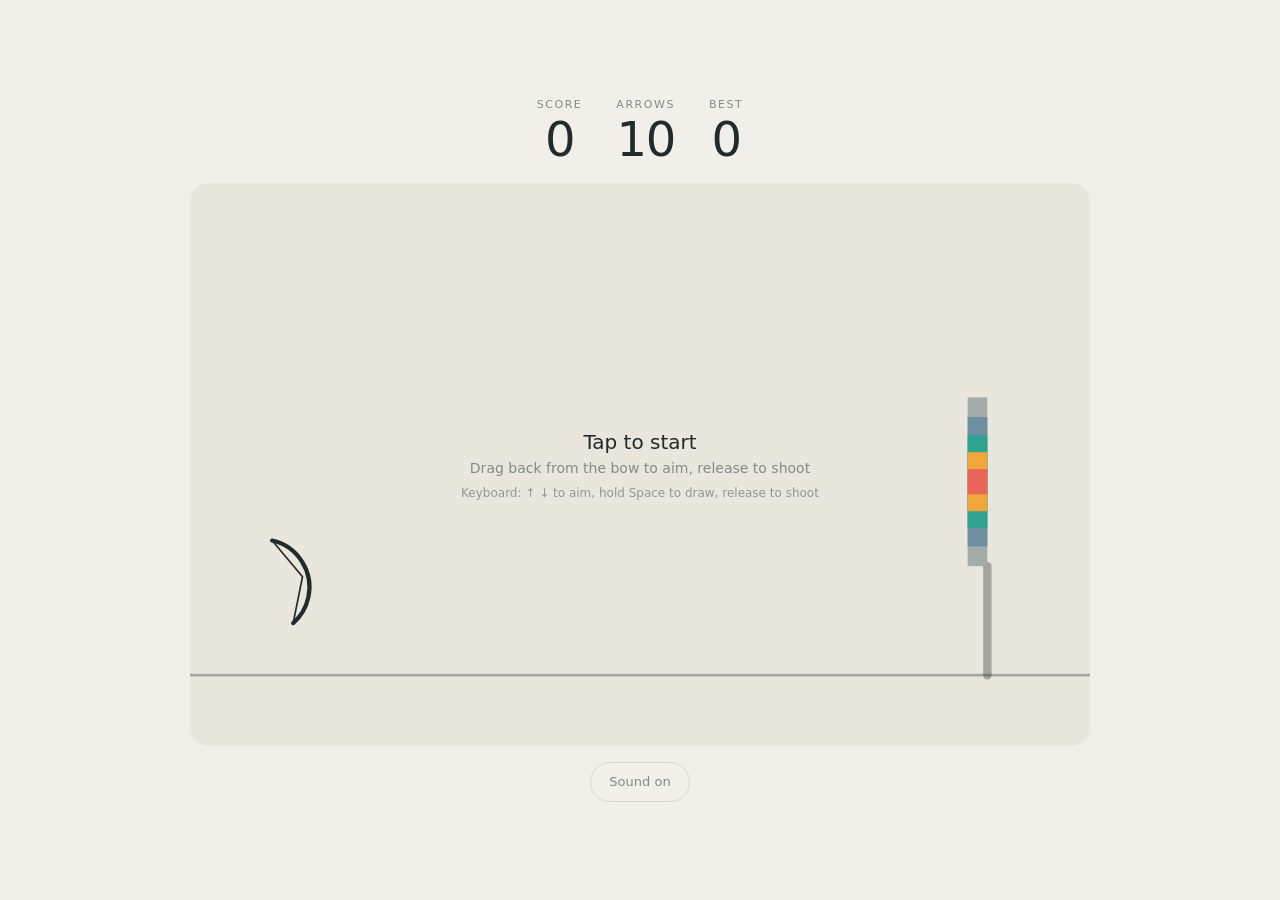
<file: archery/index.html>
<!doctype html>
<html lang="en">
<head>
<meta charset="UTF-8">
<meta name="viewport" content="width=device-width, initial-scale=1, viewport-fit=cover">
<title>Archery</title>
<link rel="stylesheet" href="style.css">
</head>
<body>
<main>
  <div class="hud">
    <div class="stat"><span>Score</span><b id="score">0</b></div>
    <div class="stat"><span>Arrows</span><b id="arrows">10</b></div>
    <div class="stat"><span>Best</span><b id="best">0</b></div>
  </div>
  <div id="stage">
    <canvas id="c"></canvas>
    <div id="msg"><b>Tap to start</b>Drag back from the bow to aim, release to shoot<small>Keyboard: ↑ ↓ to aim, hold Space to draw, release to shoot</small></div>
  </div>
  <button id="sound">Sound on</button>
</main>
<script src="script.js"></script>
</body>
</html>
</file>
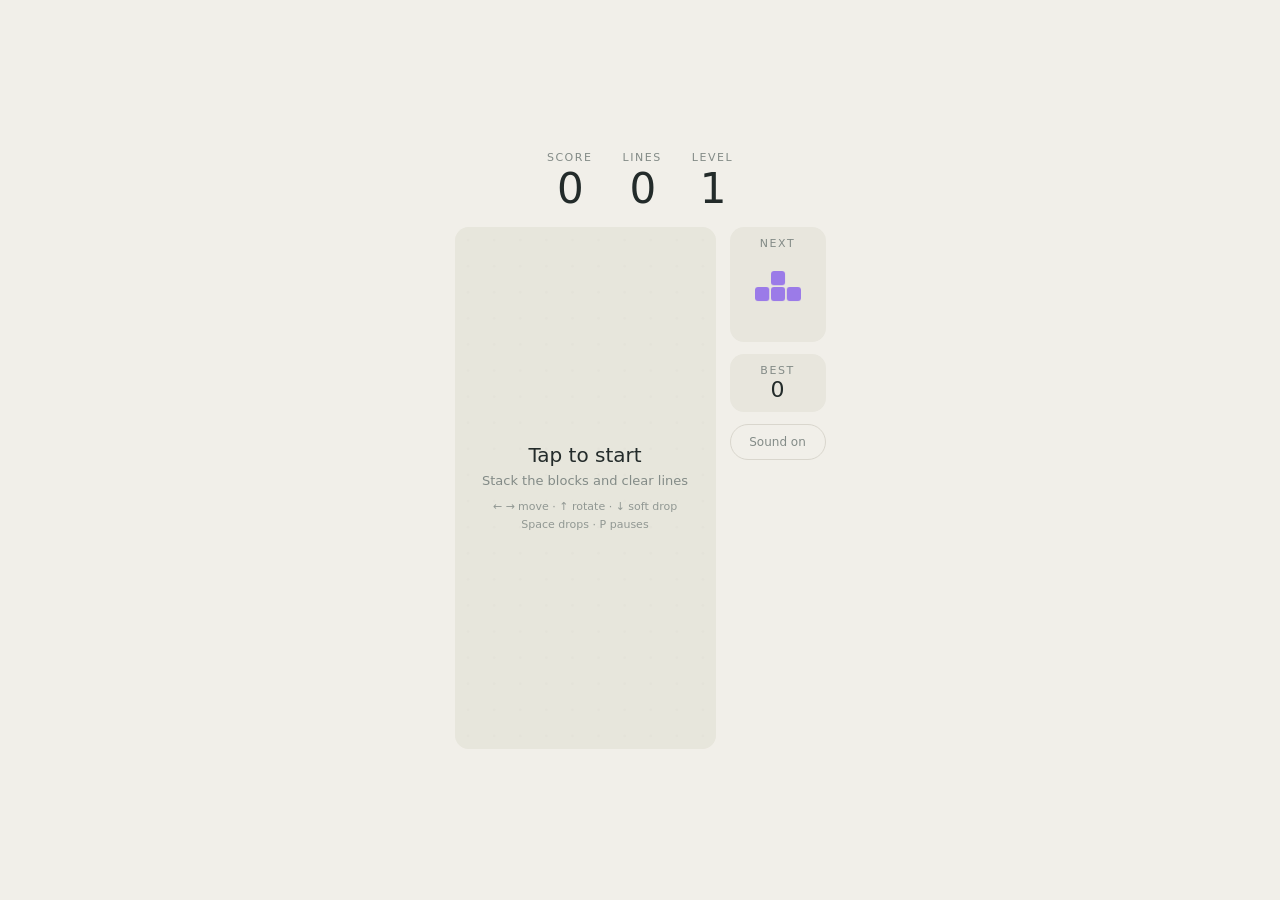
<file: blocks/index.html>
<!doctype html>
<html lang="en">
<head>
<meta charset="UTF-8">
<meta name="viewport" content="width=device-width, initial-scale=1, viewport-fit=cover">
<title>Blocks</title>
<link rel="stylesheet" href="style.css">
</head>
<body>
<main>
  <div class="hud">
    <div class="stat"><span>Score</span><b id="score">0</b></div>
    <div class="stat"><span>Lines</span><b id="lines">0</b></div>
    <div class="stat"><span>Level</span><b id="level">1</b></div>
  </div>
  <div class="play">
    <div id="well">
      <canvas id="board"></canvas>
      <div id="msg"><b>Tap to start</b>Stack the blocks and clear lines<small>← → move · ↑ rotate · ↓ soft drop<br>Space drops · P pauses</small></div>
    </div>
    <aside>
      <div class="box"><small>Next</small><canvas id="next" width="96" height="96"></canvas></div>
      <div class="box"><small>Best</small><b id="best">0</b></div>
      <button id="sound">Sound on</button>
    </aside>
  </div>
  <div class="pad" aria-label="Touch controls">
    <button data-a="left" aria-label="Move left">◀</button>
    <button data-a="rotate" aria-label="Rotate">⟳</button>
    <button data-a="right" aria-label="Move right">▶</button>
    <button data-a="down" aria-label="Soft drop">▼</button>
    <button data-a="drop" aria-label="Hard drop">⤓</button>
  </div>
</main>
<script src="script.js"></script>
</body>
</html>
</file>
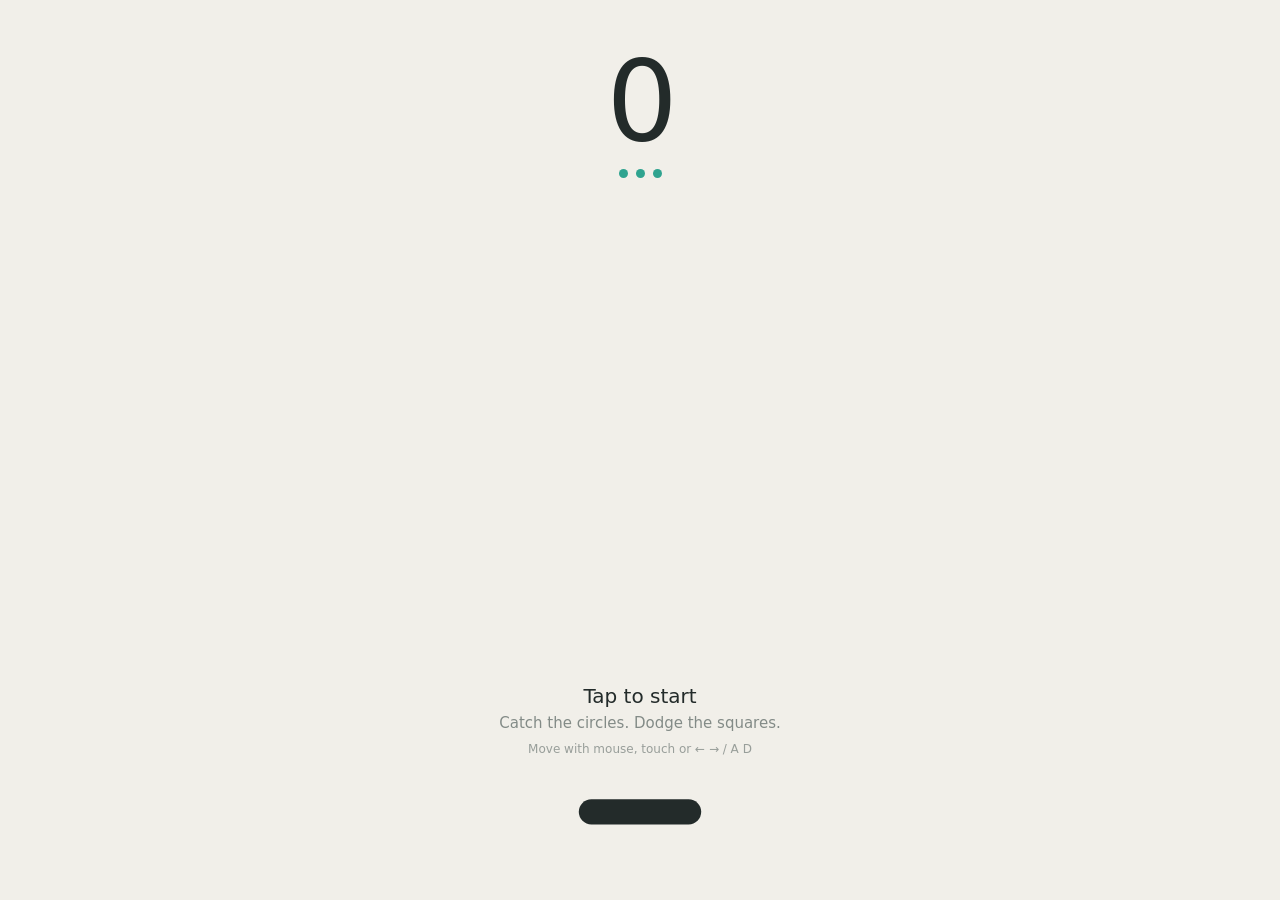
<file: drop/index.html>
<!doctype html>
<html lang="en">
<head>
<meta charset="UTF-8">
<meta name="viewport" content="width=device-width, initial-scale=1, viewport-fit=cover">
<title>Drop</title>
<link rel="stylesheet" href="style.css">
</head>
<body>
<div id="stage">
  <canvas id="c"></canvas>
  <div class="hud">
    <div id="score">0</div>
    <div id="lives" aria-label="Lives"><i></i><i></i><i></i></div>
    <div id="best"></div>
  </div>
  <div id="msg"><b>Tap to start</b>Catch the circles. Dodge the squares.<small>Move with mouse, touch or ← → / A D</small></div>
</div>
<script src="script.js"></script>
</body>
</html>
</file>
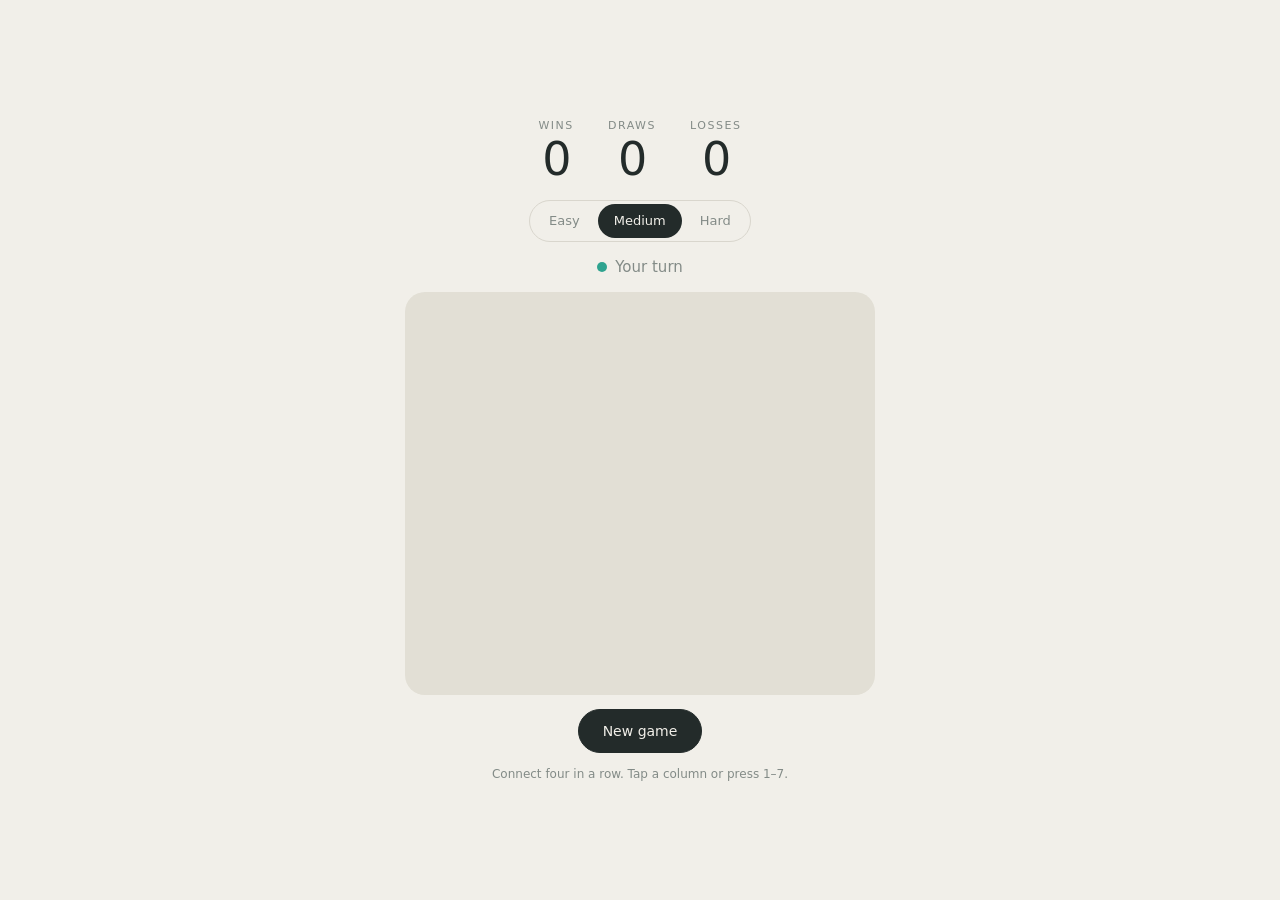
<file: four/index.html>
<!doctype html>
<html lang="en">
<head>
<meta charset="UTF-8">
<meta name="viewport" content="width=device-width, initial-scale=1, viewport-fit=cover">
<title>Four</title>
<link rel="stylesheet" href="style.css">
</head>
<body>
<main>
  <div class="hud">
    <div class="stat"><span>Wins</span><b id="w">0</b></div>
    <div class="stat"><span>Draws</span><b id="d">0</b></div>
    <div class="stat"><span>Losses</span><b id="l">0</b></div>
  </div>
  <div class="seg" id="levels" role="group" aria-label="Difficulty">
    <button data-lv="easy" aria-pressed="false">Easy</button>
    <button data-lv="medium" aria-pressed="true">Medium</button>
    <button data-lv="hard" aria-pressed="false">Hard</button>
  </div>
  <p id="status" role="status"><i id="dot"></i><span id="statusText">Your turn</span></p>
  <div id="board" class="board" role="group" aria-label="Board"></div>
  <div class="actions"><button id="new" class="primary">New game</button></div>
  <p class="hint">Connect four in a row. Tap a column or press 1–7.</p>
</main>
<script src="script.js"></script>
</body>
</html>
</file>
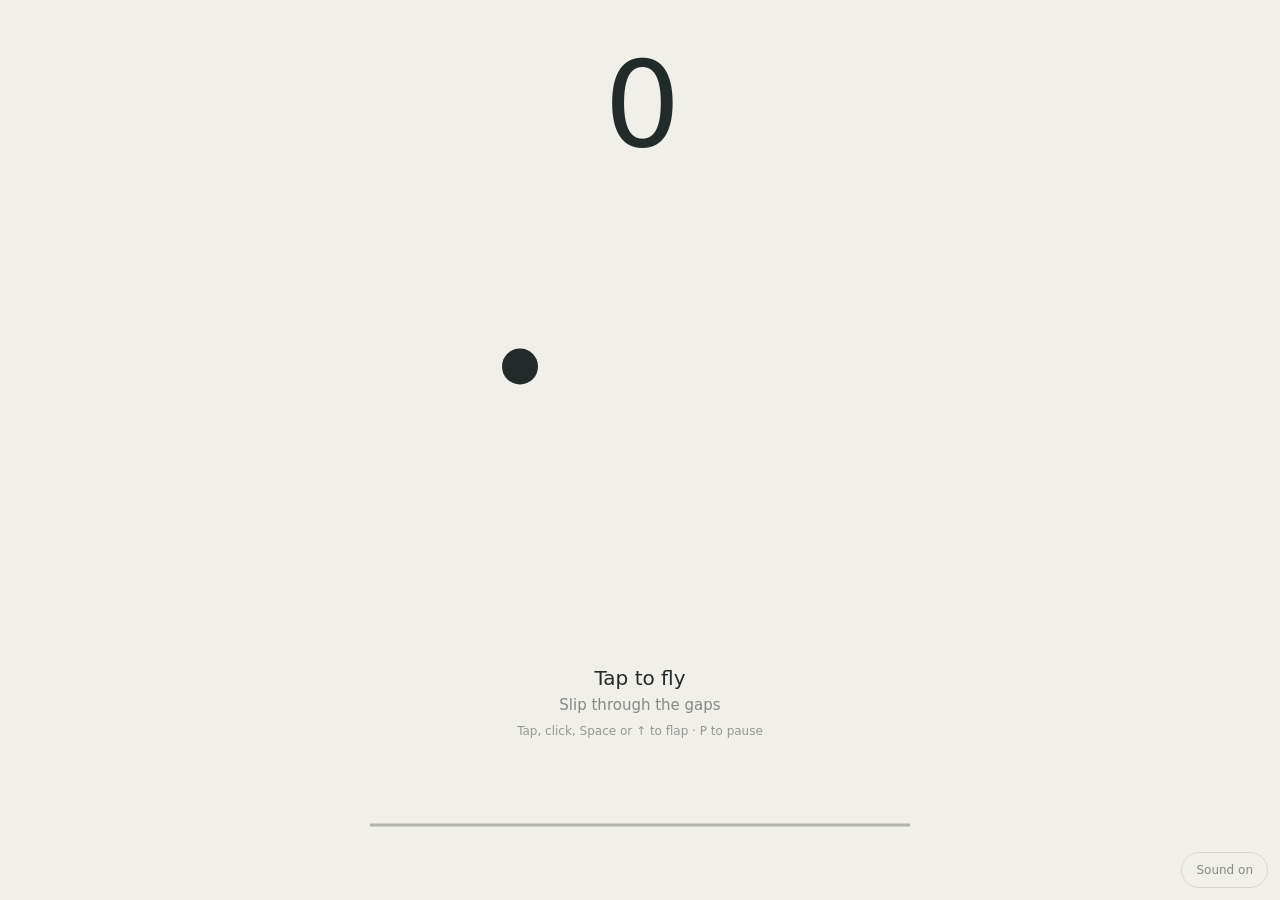
<file: glide/index.html>
<!doctype html>
<html lang="en">
<head>
<meta charset="UTF-8">
<meta name="viewport" content="width=device-width, initial-scale=1, viewport-fit=cover">
<title>Glide</title>
<link rel="stylesheet" href="style.css">
</head>
<body>
<div id="stage">
  <canvas id="c"></canvas>
  <div class="hud">
    <div id="score">0</div>
    <div id="best"></div>
  </div>
  <div id="msg"><b>Tap to fly</b>Slip through the gaps<small>Tap, click, Space or ↑ to flap · P to pause</small></div>
  <button id="sound" aria-label="Toggle sound">Sound on</button>
</div>
<script src="script.js"></script>
</body>
</html>
</file>
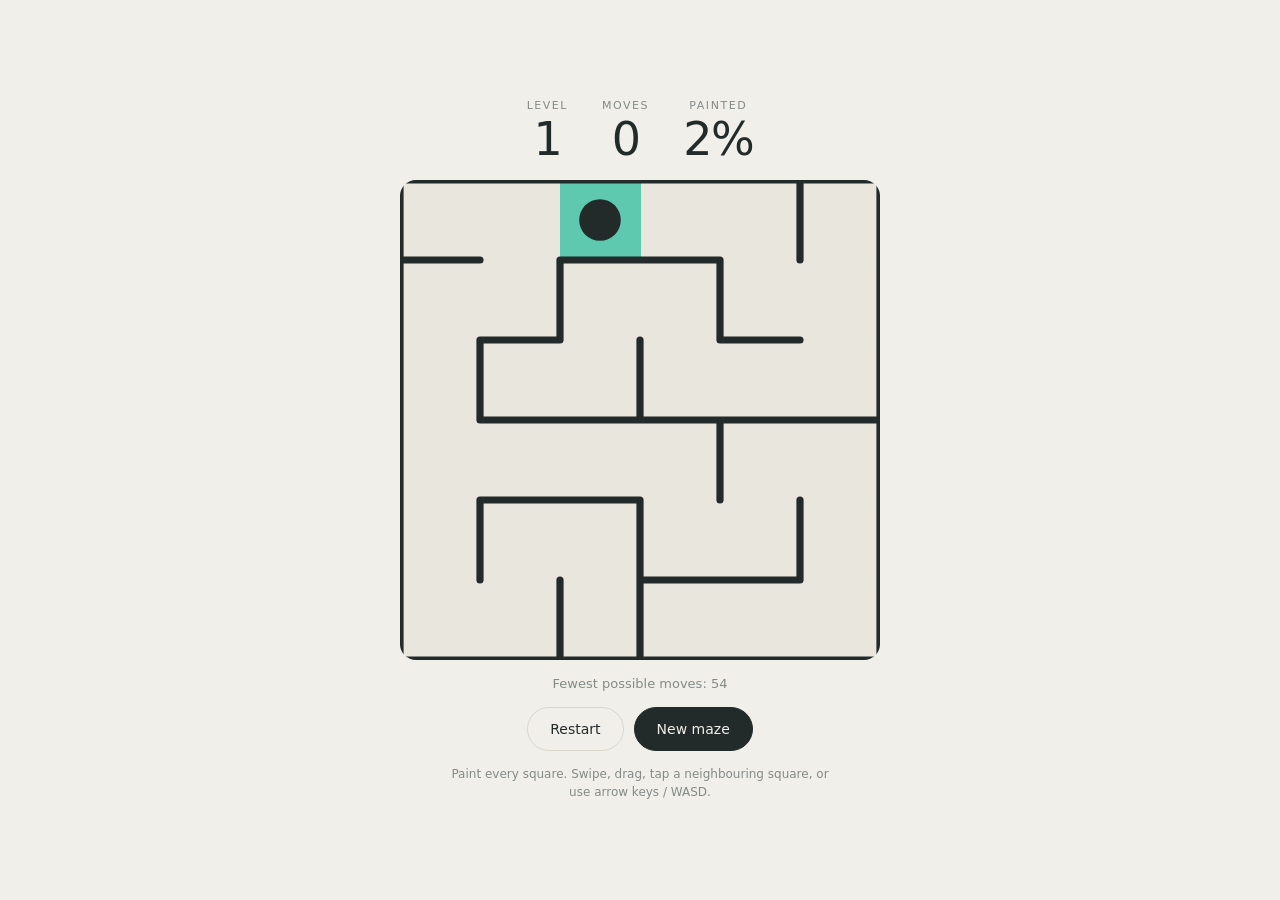
<file: maze_paint/index.html>
<!doctype html>
<html lang="en">
<head>
<meta charset="UTF-8">
<meta name="viewport" content="width=device-width, initial-scale=1, viewport-fit=cover">
<title>Maze Paint</title>
<link rel="stylesheet" href="style.css">
</head>
<body>
<main>
  <div class="hud">
    <div class="stat"><span>Level</span><b id="level">1</b></div>
    <div class="stat"><span>Moves</span><b id="moves">0</b></div>
    <div class="stat"><span>Painted</span><b id="painted">0%</b></div>
  </div>
  <div id="stage">
    <canvas id="c"></canvas>
    <div id="msg" hidden><b id="mTitle"></b><span id="mText"></span><small>Tap to continue</small></div>
  </div>
  <p id="par" class="hint"></p>
  <div class="actions">
    <button id="restart">Restart</button>
    <button id="skip" class="primary">New maze</button>
  </div>
  <p class="hint">Paint every square. Swipe, drag, tap a neighbouring square, or use arrow keys / WASD.</p>
</main>
<script src="script.js"></script>
</body>
</html>
</file>
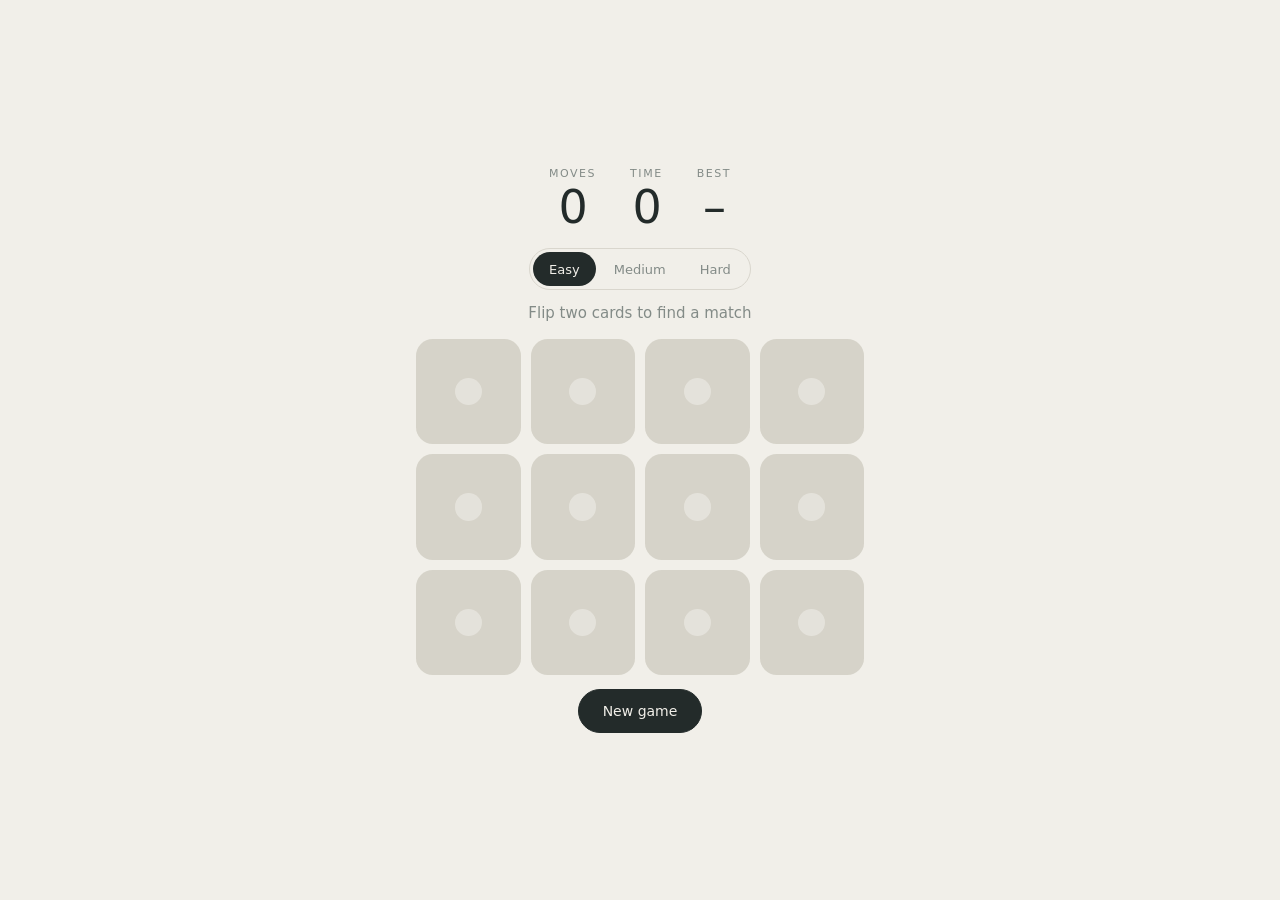
<file: paris/index.html>
<!doctype html>
<html lang="en">
<head>
<meta charset="UTF-8">
<meta name="viewport" content="width=device-width, initial-scale=1, viewport-fit=cover">
<title>Pairs</title>
<link rel="stylesheet" href="style.css">
</head>
<body>
<main>
  <div class="hud">
    <div class="stat"><span>Moves</span><b id="moves">0</b></div>
    <div class="stat"><span>Time</span><b id="time">0</b></div>
    <div class="stat"><span>Best</span><b id="best">–</b></div>
  </div>
  <div class="seg" id="levels" role="group" aria-label="Difficulty">
    <button data-lv="easy" aria-pressed="true">Easy</button>
    <button data-lv="medium" aria-pressed="false">Medium</button>
    <button data-lv="hard" aria-pressed="false">Hard</button>
  </div>
  <p id="status" role="status">Flip two cards to find a match</p>
  <div id="grid" class="grid" role="group" aria-label="Cards"></div>
  <div class="actions"><button id="new" class="primary">New game</button></div>
</main>
<script src="script.js"></script>
</body>
</html>
</file>
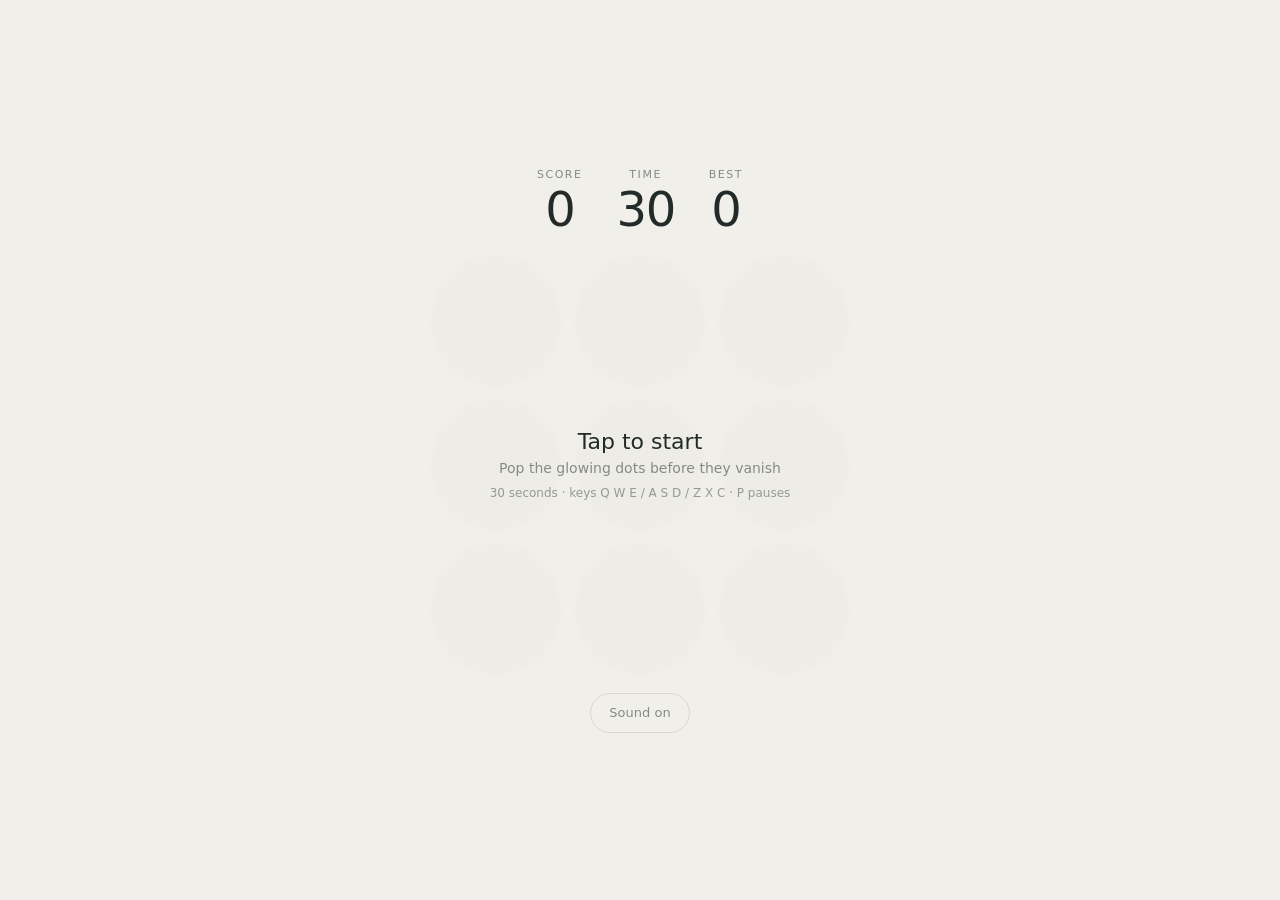
<file: pop/index.html>
<!doctype html>
<html lang="en">
<head>
<meta charset="UTF-8">
<meta name="viewport" content="width=device-width, initial-scale=1, viewport-fit=cover">
<title>Pop</title>
<link rel="stylesheet" href="style.css">
</head>
<body>
<main>
  <div class="hud">
    <div class="stat"><span>Score</span><b id="score">0</b></div>
    <div class="stat"><span>Time</span><b id="time">30</b></div>
    <div class="stat"><span>Best</span><b id="best">0</b></div>
  </div>
  <div class="wrap">
    <div id="grid" class="grid" role="group" aria-label="Holes"></div>
    <div id="msg"><b>Tap to start</b>Pop the glowing dots before they vanish<small>30 seconds · keys Q W E / A S D / Z X C · P pauses</small></div>
  </div>
  <button id="sound">Sound on</button>
</main>
<script src="script.js"></script>
</body>
</html>
</file>
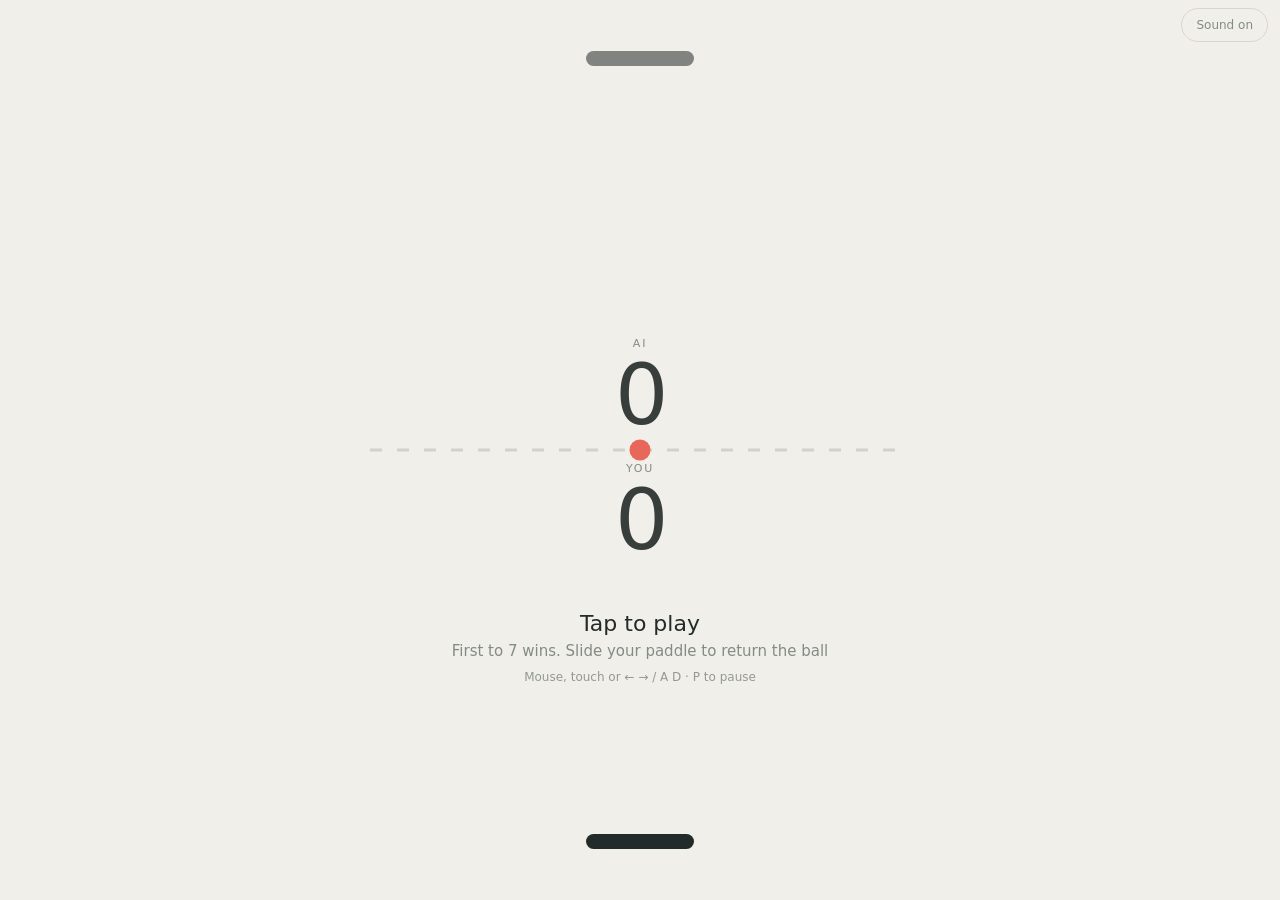
<file: rally/index.html>
<!doctype html>
<html lang="en">
<head>
<meta charset="UTF-8">
<meta name="viewport" content="width=device-width, initial-scale=1, viewport-fit=cover">
<title>Rally</title>
<link rel="stylesheet" href="style.css">
</head>
<body>
<div id="stage">
  <canvas id="c"></canvas>
  <div class="hud">
    <div class="side"><small>AI</small><b id="ai">0</b></div>
    <div class="side"><small>You</small><b id="you">0</b></div>
  </div>
  <div id="wins"></div>
  <div id="msg"><b>Tap to play</b>First to 7 wins. Slide your paddle to return the ball<small>Mouse, touch or ← → / A D · P to pause</small></div>
  <button id="sound">Sound on</button>
</div>
<script src="script.js"></script>
</body>
</html>
</file>
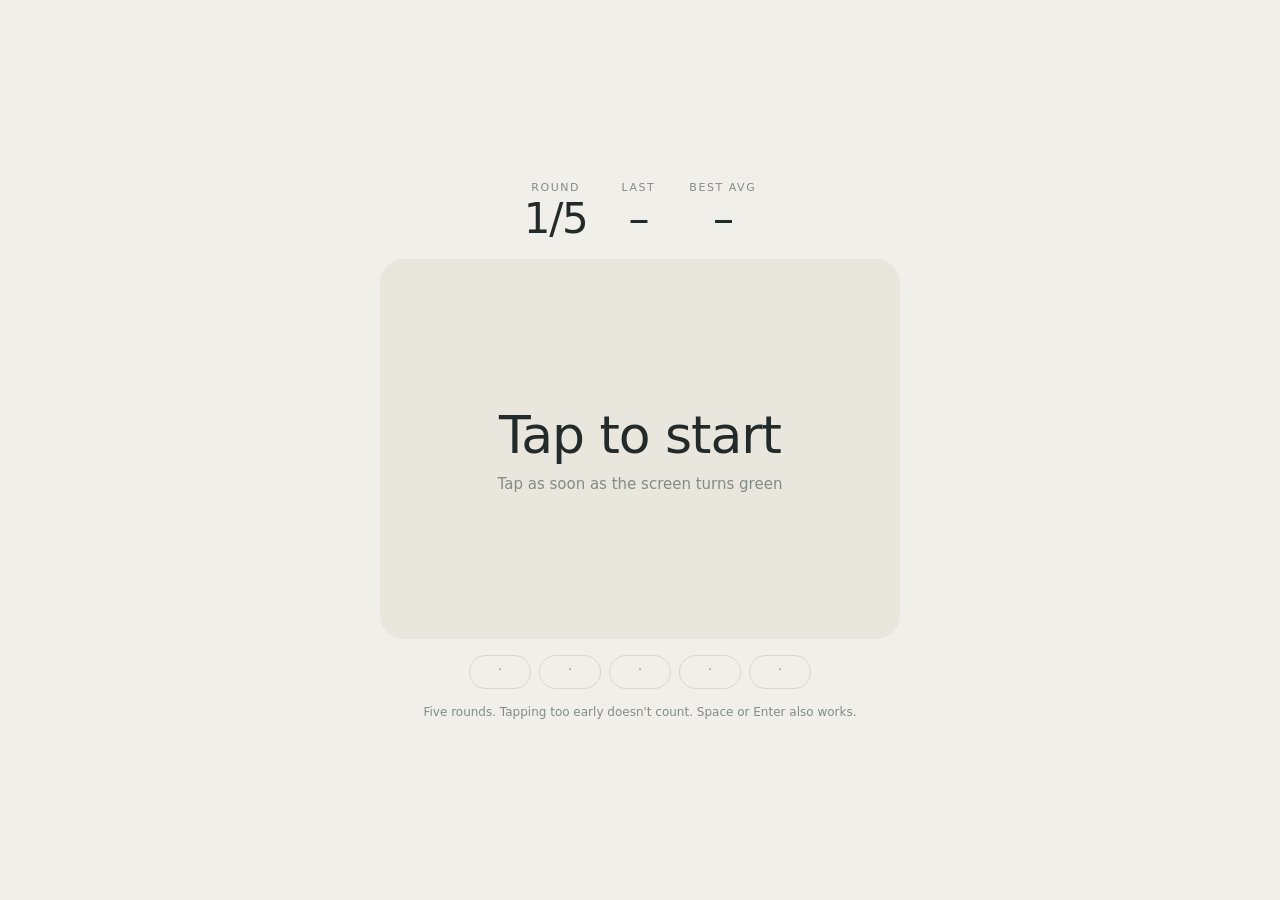
<file: reflex/index.html>
<!doctype html>
<html lang="en">
<head>
<meta charset="UTF-8">
<meta name="viewport" content="width=device-width, initial-scale=1, viewport-fit=cover">
<title>Reflex</title>
<link rel="stylesheet" href="style.css">
</head>
<body>
<main>
  <div class="hud">
    <div class="stat"><span>Round</span><b id="round">1/5</b></div>
    <div class="stat"><span>Last</span><b id="last">–</b></div>
    <div class="stat"><span>Best avg</span><b id="best">–</b></div>
  </div>
  <div id="pad" class="pad ready" role="button" tabindex="0" aria-live="polite">
    <b id="title">Tap to start</b>
    <span id="sub">Tap as soon as the screen turns green</span>
  </div>
  <ul id="chips" class="chips" aria-label="Round times"></ul>
  <p class="hint">Five rounds. Tapping too early doesn't count. Space or Enter also works.</p>
</main>
<script src="script.js"></script>
</body>
</html>
</file>
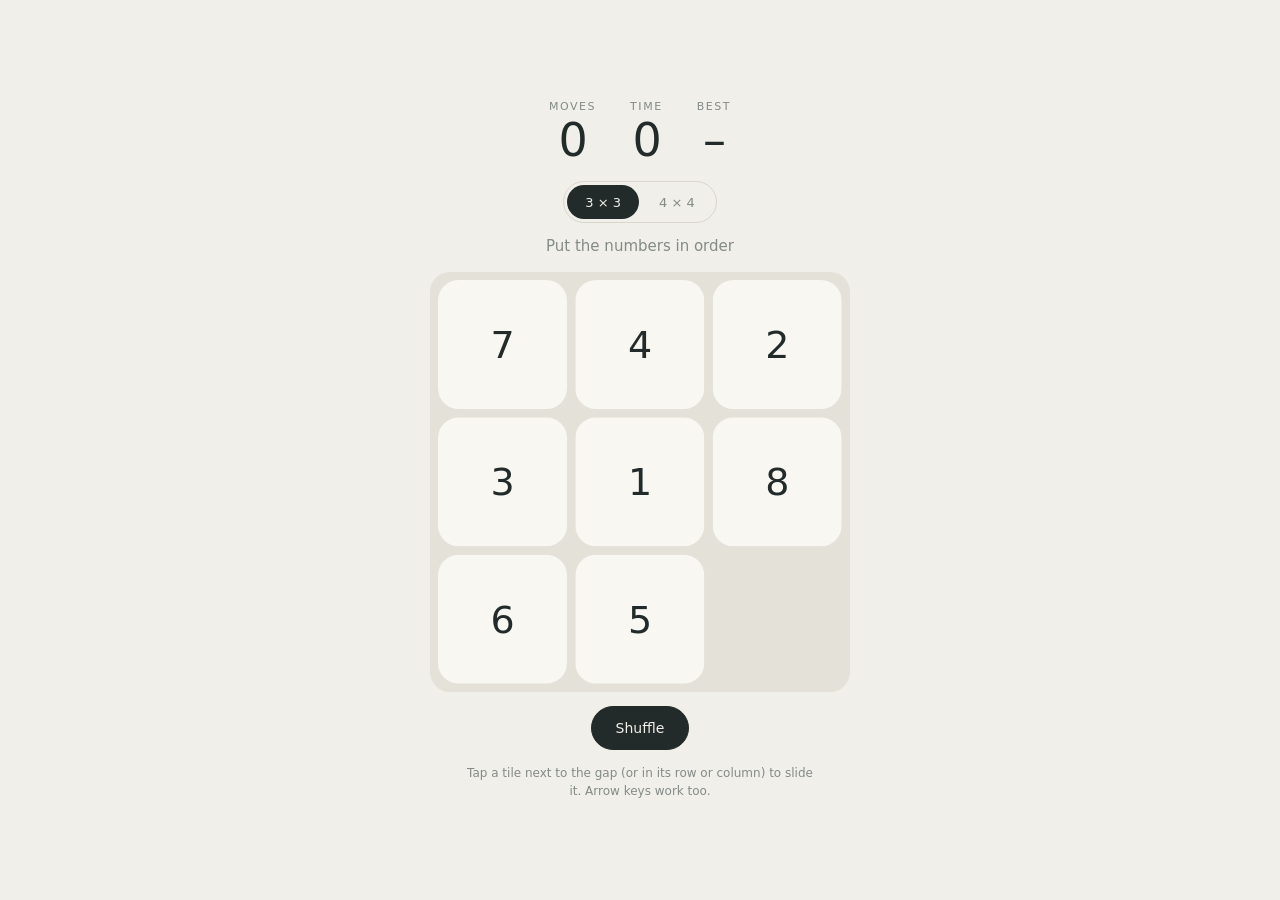
<file: slide/index.html>
<!doctype html>
<html lang="en">
<head>
<meta charset="UTF-8">
<meta name="viewport" content="width=device-width, initial-scale=1, viewport-fit=cover">
<title>Slide</title>
<link rel="stylesheet" href="style.css">
</head>
<body>
<main>
  <div class="hud">
    <div class="stat"><span>Moves</span><b id="moves">0</b></div>
    <div class="stat"><span>Time</span><b id="time">0</b></div>
    <div class="stat"><span>Best</span><b id="best">–</b></div>
  </div>
  <div class="seg" id="sizes" role="group" aria-label="Board size">
    <button data-n="3" aria-pressed="true">3 × 3</button>
    <button data-n="4" aria-pressed="false">4 × 4</button>
  </div>
  <p id="status" role="status">Put the numbers in order</p>
  <div id="board" class="board" role="group" aria-label="Puzzle"></div>
  <div class="actions"><button id="new" class="primary">Shuffle</button></div>
  <p class="hint">Tap a tile next to the gap (or in its row or column) to slide it. Arrow keys work too.</p>
</main>
<script src="script.js"></script>
</body>
</html>
</file>
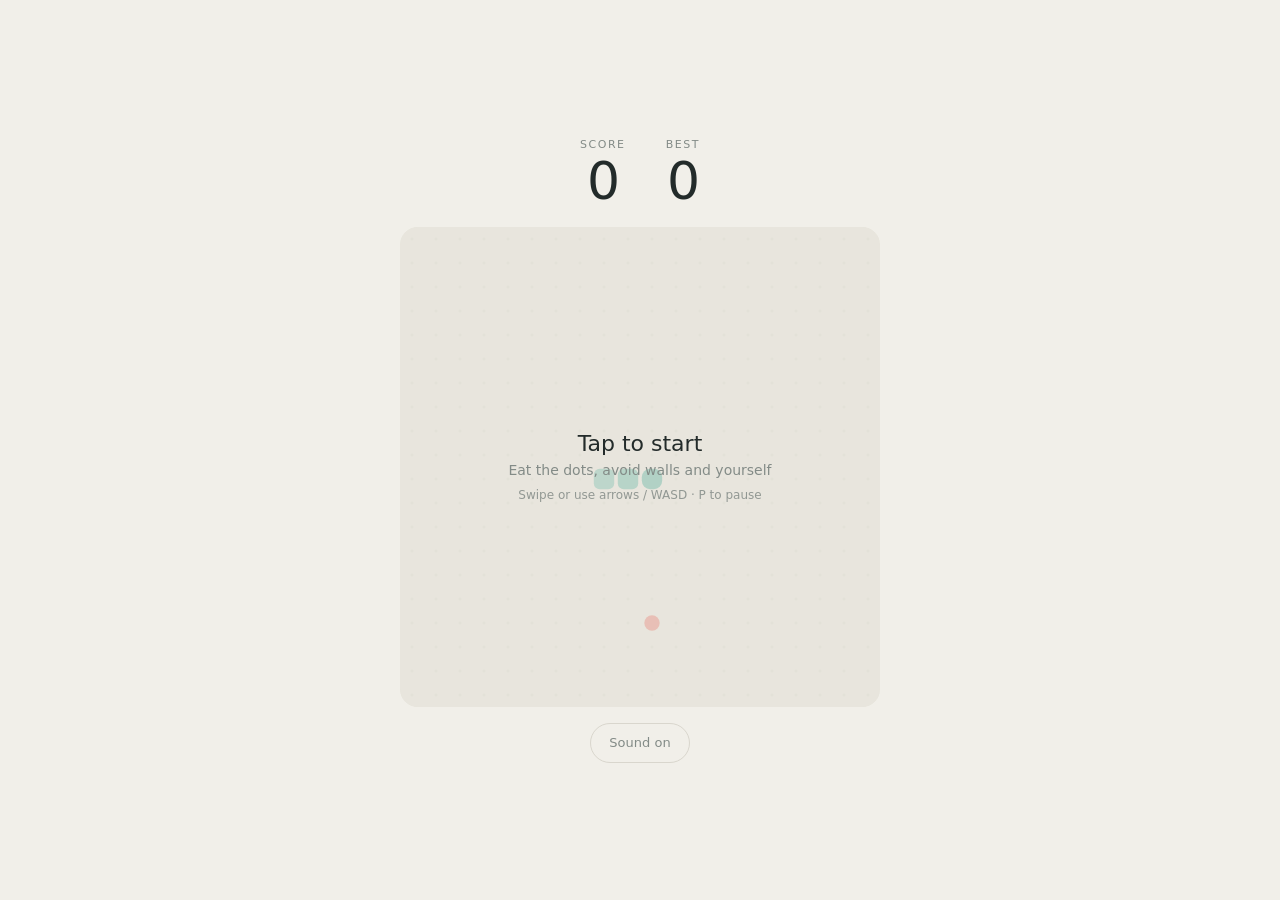
<file: slither/index.html>
<!doctype html>
<html lang="en">
<head>
<meta charset="UTF-8">
<meta name="viewport" content="width=device-width, initial-scale=1, viewport-fit=cover">
<title>Slither</title>
<link rel="stylesheet" href="style.css">
</head>
<body>
<main>
  <div class="hud">
    <div class="stat"><span>Score</span><b id="score">0</b></div>
    <div class="stat"><span>Best</span><b id="best">0</b></div>
  </div>
  <div id="stage">
    <canvas id="c"></canvas>
    <div id="msg"><b>Tap to start</b>Eat the dots, avoid walls and yourself<small>Swipe or use arrows / WASD · P to pause</small></div>
  </div>
  <button id="sound">Sound on</button>
</main>
<script src="script.js"></script>
</body>
</html>
</file>
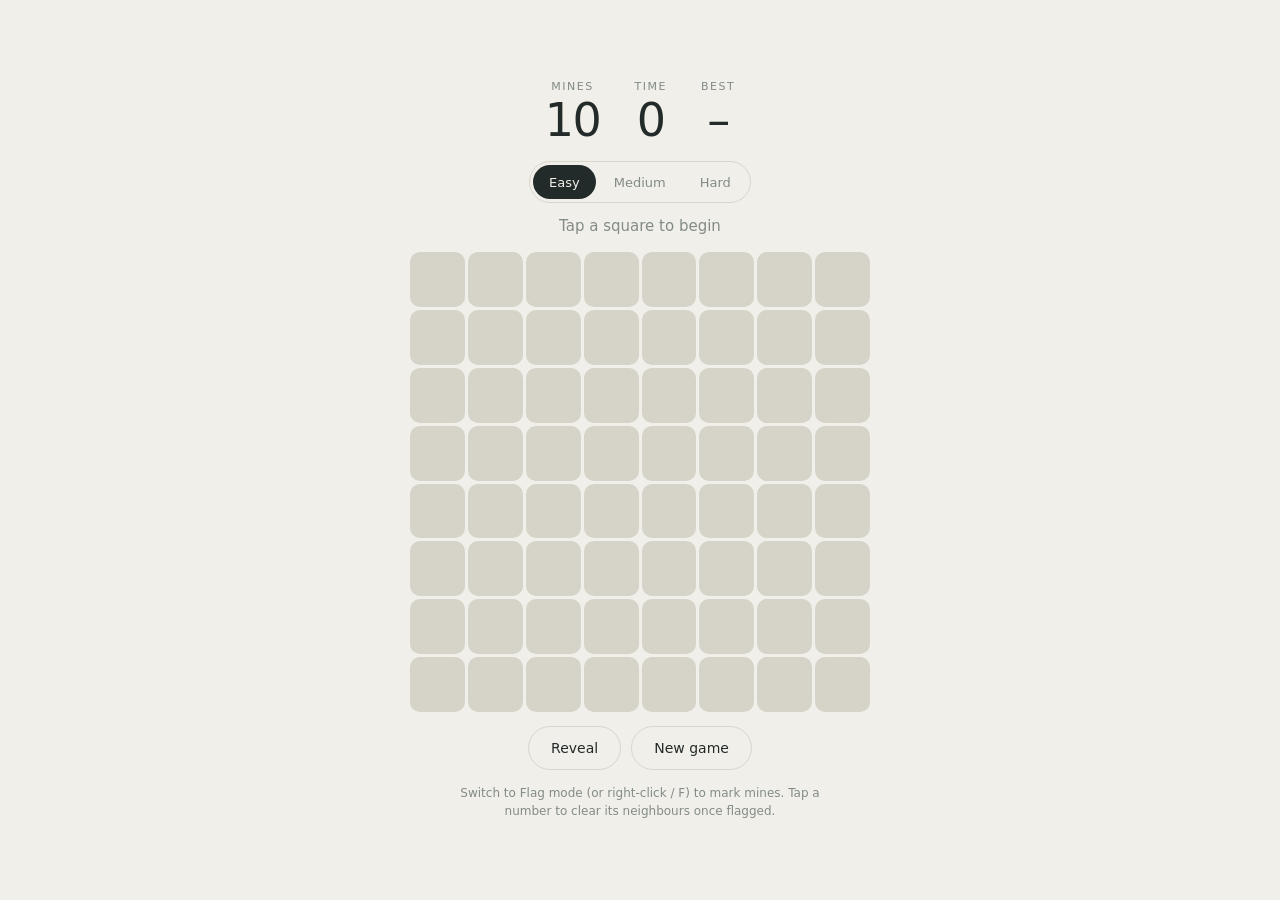
<file: sweep/index.html>
<!doctype html>
<html lang="en">
<head>
<meta charset="UTF-8">
<meta name="viewport" content="width=device-width, initial-scale=1, viewport-fit=cover">
<title>Sweep</title>
<link rel="stylesheet" href="style.css">
</head>
<body>
<main>
  <div class="hud">
    <div class="stat"><span>Mines</span><b id="mines">10</b></div>
    <div class="stat"><span>Time</span><b id="time">0</b></div>
    <div class="stat"><span>Best</span><b id="best">–</b></div>
  </div>
  <div class="seg" id="levels" role="group" aria-label="Difficulty">
    <button data-lv="easy" aria-pressed="true">Easy</button>
    <button data-lv="medium" aria-pressed="false">Medium</button>
    <button data-lv="hard" aria-pressed="false">Hard</button>
  </div>
  <p id="status" role="status">Tap a square to begin</p>
  <div id="grid" class="grid" role="grid" aria-label="Minefield"></div>
  <div class="actions">
    <button id="mode" aria-pressed="false">Reveal</button>
    <button id="new">New game</button>
  </div>
  <p class="hint">Switch to Flag mode (or right-click / F) to mark mines. Tap a number to clear its neighbours once flagged.</p>
</main>
<script src="script.js"></script>
</body>
</html>
</file>
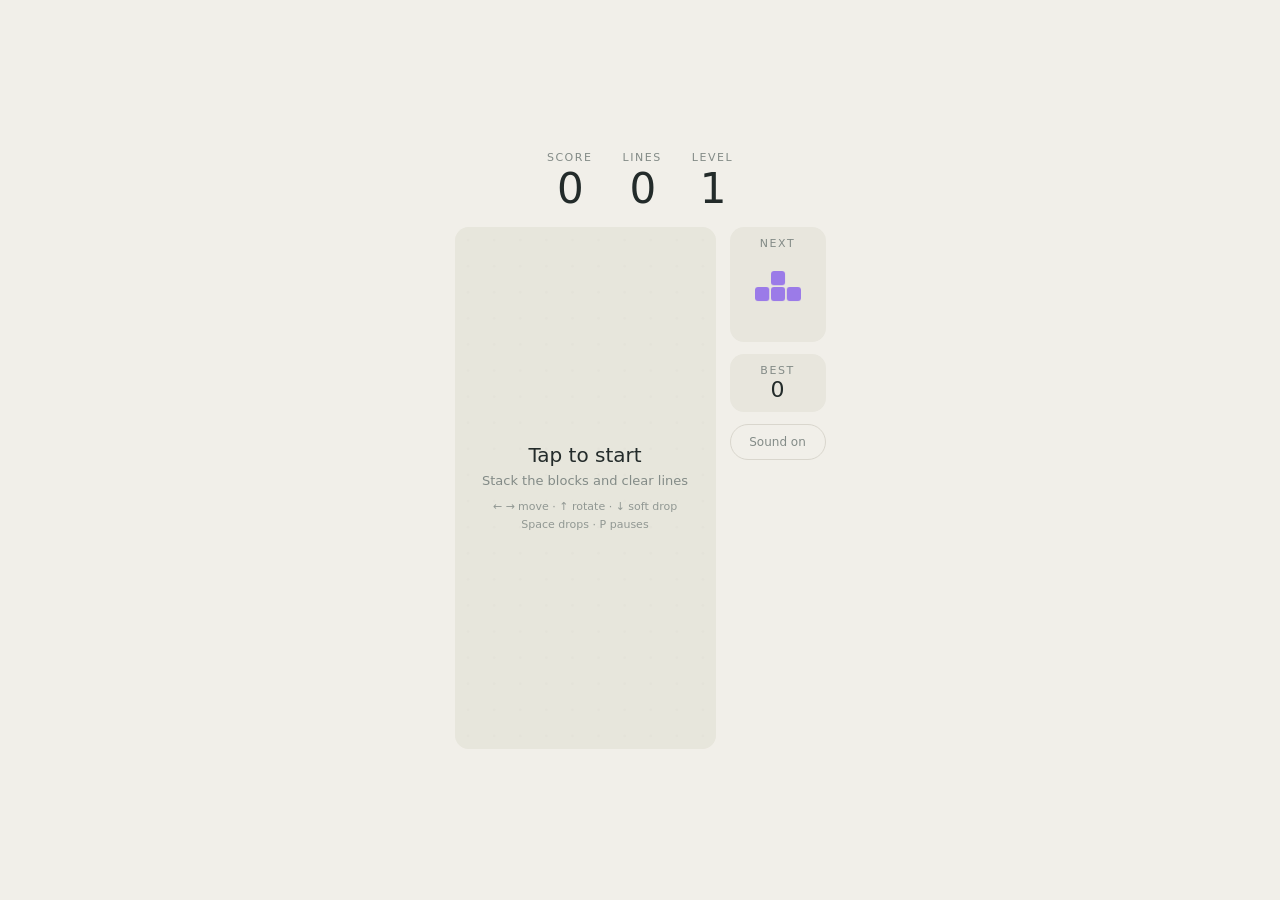
<file: blocks/blocks-single.html>
<!doctype html>
<html lang="en">
<head>
<meta charset="UTF-8">
<meta name="viewport" content="width=device-width, initial-scale=1, viewport-fit=cover">
<title>Blocks</title>
<style>
:root{box-sizing:border-box;padding-top:env(safe-area-inset-top,0px);padding-bottom:env(safe-area-inset-bottom,0px);
  --bg:#f1efe9;--ink:#232b2a;--mute:#838b87;--line:#d9d6cd;--well:#e8e6dd}
@media (prefers-color-scheme:dark){:root:not([data-theme="light"]){--bg:#14181a;--ink:#e8ecea;--mute:#72807b;--line:#273033;--well:#1a2124}}
:root[data-theme="dark"]{--bg:#14181a;--ink:#e8ecea;--mute:#72807b;--line:#273033;--well:#1a2124}
*,*:before,*:after{box-sizing:inherit}
html,body{height:100%;margin:0}
body{background:var(--bg);color:var(--ink);font-family:"Avenir Next",Avenir,"Segoe UI",system-ui,sans-serif;
  -webkit-user-select:none;user-select:none;-webkit-tap-highlight-color:transparent}
main{min-height:100%;display:flex;flex-direction:column;align-items:center;justify-content:center;gap:14px;padding:16px 12px}
.hud{display:flex;gap:30px}
.stat{text-align:center}
.stat span,.box small{display:block;font-size:11px;letter-spacing:.14em;text-transform:uppercase;color:var(--mute)}
.stat b{font-size:clamp(28px,6vmin,42px);font-weight:200;letter-spacing:-.03em;font-variant-numeric:tabular-nums}
.play{display:flex;gap:14px;align-items:flex-start}
#well{position:relative;height:min(58vh,540px,calc((100vw - 150px) * 2));aspect-ratio:1/2;border-radius:14px;overflow:hidden;background:var(--well);touch-action:none}
#board{width:100%;height:100%;display:block}
#msg{position:absolute;inset:0;display:flex;flex-direction:column;align-items:center;justify-content:center;text-align:center;padding:0 14px;color:var(--mute);font-size:13px;pointer-events:none;background:color-mix(in srgb,var(--well) 72%,transparent);transition:opacity .25s}
#msg b{display:block;color:var(--ink);font-weight:500;font-size:20px;margin-bottom:6px}
#msg small{display:block;margin-top:10px;font-size:11px;line-height:1.6;opacity:.85}
aside{display:flex;flex-direction:column;gap:12px;width:96px}
.box{padding:10px;border-radius:14px;background:var(--well);text-align:center}
.box canvas{display:block;width:100%;aspect-ratio:1;margin-top:6px}
.box b{font-size:22px;font-weight:300;font-variant-numeric:tabular-nums}
#sound{min-height:36px;padding:6px 8px;border:1px solid var(--line);border-radius:999px;background:transparent;color:var(--mute);font:inherit;font-size:12px;cursor:pointer}
.pad{display:flex;gap:8px}
.pad button{width:clamp(48px,14vw,62px);height:48px;border:1px solid var(--line);border-radius:14px;background:transparent;color:var(--ink);font:inherit;font-size:18px;cursor:pointer;touch-action:none}
.pad button:active{background:var(--well)}
button:focus-visible{outline:2px solid var(--ink);outline-offset:3px}
@media (hover:hover) and (pointer:fine){.pad{display:none}}
@media (prefers-reduced-motion:reduce){*{transition:none!important}}
</style>
</head>
<body>
<main>
  <div class="hud">
    <div class="stat"><span>Score</span><b id="score">0</b></div>
    <div class="stat"><span>Lines</span><b id="lines">0</b></div>
    <div class="stat"><span>Level</span><b id="level">1</b></div>
  </div>
  <div class="play">
    <div id="well">
      <canvas id="board"></canvas>
      <div id="msg"><b>Tap to start</b>Stack the blocks and clear lines<small>← → move · ↑ rotate · ↓ soft drop<br>Space drops · P pauses</small></div>
    </div>
    <aside>
      <div class="box"><small>Next</small><canvas id="next" width="96" height="96"></canvas></div>
      <div class="box"><small>Best</small><b id="best">0</b></div>
      <button id="sound">Sound on</button>
    </aside>
  </div>
  <div class="pad" aria-label="Touch controls">
    <button data-a="left" aria-label="Move left">◀</button>
    <button data-a="rotate" aria-label="Rotate">⟳</button>
    <button data-a="right" aria-label="Move right">▶</button>
    <button data-a="down" aria-label="Soft drop">▼</button>
    <button data-a="drop" aria-label="Hard drop">⤓</button>
  </div>
</main>
<script>
(() => {
"use strict";

/* ---------- Constants ---------- */
const COLS = 10, ROWS = 20, LOCK_MS = 320, MAX_RESETS = 10, KICKS = [0, -1, 1, -2, 2];
const SHAPES = {
  I: [[0,0,0,0],[1,1,1,1],[0,0,0,0],[0,0,0,0]], O: [[1,1],[1,1]],
  T: [[0,1,0],[1,1,1],[0,0,0]], S: [[0,1,1],[1,1,0],[0,0,0]], Z: [[1,1,0],[0,1,1],[0,0,0]],
  J: [[1,0,0],[1,1,1],[0,0,0]], L: [[0,0,1],[1,1,1],[0,0,0]],
};
const COLORS = { I: "#43c7e0", O: "#f0c24a", T: "#9b7be8", S: "#5fc27a", Z: "#e8665a", J: "#5a8fe0", L: "#f0a63a" };
const LINE_POINTS = [0, 100, 300, 500, 800];

const $ = id => document.getElementById(id);
const cv = $("board"), ctx = cv.getContext("2d"), nv = $("next"), nctx = nv.getContext("2d");
const ui = { score: $("score"), lines: $("lines"), level: $("level"), best: $("best"), msg: $("msg"), well: $("well"), sound: $("sound") };
const store = {
  get: k => { try { return localStorage.getItem(k); } catch { return null; } },
  set: (k, v) => { try { localStorage.setItem(k, v); } catch {} },
};

// state: ready | play | paused | over
const G = { state: "ready", board: [], piece: null, next: "T", bag: [], score: 0, lines: 0, level: 1,
  best: +store.get("blocksBest") || 0, acc: 0, lockMs: 0, resets: 0, soft: false, raf: 0, last: 0, lock: 0,
  sound: store.get("blocksSound") !== "0", ctx: null };
let ink = "#232b2a";
const gravity = () => Math.max(70, 800 * Math.pow(.85, G.level - 1));

/* ---------- helpers ---------- */
function readTheme() { ink = getComputedStyle(document.documentElement).getPropertyValue("--ink").trim() || ink; }
function fit() {
  const d = Math.min(devicePixelRatio || 1, 2), r = cv.getBoundingClientRect();
  cv.width = Math.round(r.width * d); cv.height = Math.round(r.height * d); draw();
}
function beep(f, ms = 60, type = "triangle") {
  if (!G.sound) return;
  try {
    const c = G.ctx ??= new (window.AudioContext || window.webkitAudioContext)();
    if (c.state === "suspended") c.resume();
    const o = c.createOscillator(), g = c.createGain(), t = c.currentTime;
    o.type = type; o.frequency.value = f;
    g.gain.setValueAtTime(.04, t); g.gain.exponentialRampToValueAtTime(.001, t + ms / 1000);
    o.connect(g); g.connect(c.destination); o.start(t); o.stop(t + ms / 1000);
  } catch { /* audio unavailable */ }
}
function showMsg(title, text, small = "") {
  ui.msg.innerHTML = `<b>${title}</b>${text}${small ? `<small>${small}</small>` : ""}`; ui.msg.style.opacity = 1;
}
const hideMsg = () => { ui.msg.style.opacity = 0; };
function renderHud() {
  ui.score.textContent = G.score; ui.lines.textContent = G.lines; ui.level.textContent = G.level; ui.best.textContent = G.best;
}

/* ---------- pieces ---------- */
const rotate = (m, dir) => m.map((_, r) => m.map((__, c) => dir > 0 ? m[m.length - 1 - c][r] : m[c][m.length - 1 - r]));
function draw7() {
  if (!G.bag.length) { G.bag = Object.keys(SHAPES); for (let i = 6; i > 0; i--) { const j = Math.floor(Math.random() * (i + 1)); [G.bag[i], G.bag[j]] = [G.bag[j], G.bag[i]]; } }
  return G.bag.pop();
}
function collides(m, x, y) {
  for (let r = 0; r < m.length; r++) for (let c = 0; c < m.length; c++) {
    if (!m[r][c]) continue;
    const bx = x + c, by = y + r;
    if (bx < 0 || bx >= COLS || by < 0 || by >= ROWS || G.board[by][bx]) return true;
  }
  return false;
}
function spawn() {
  const t = G.next; G.next = draw7();
  const m = SHAPES[t].map(r => r.slice());
  G.piece = { t, m, x: Math.floor((COLS - m.length) / 2), y: t === "I" ? -1 : 0 };
  G.acc = G.lockMs = G.resets = 0;
  drawNext();
  if (collides(m, G.piece.x, G.piece.y)) gameOver();
}

/* ---------- game logic ---------- */
function grounded() { return collides(G.piece.m, G.piece.x, G.piece.y + 1); }
function touched(wasGrounded) { if (wasGrounded && G.resets < MAX_RESETS) { G.lockMs = 0; G.resets++; } }
function move(dx) {
  if (G.state !== "play") return;
  const p = G.piece, was = grounded();
  if (!collides(p.m, p.x + dx, p.y)) { p.x += dx; touched(was); beep(300, 25); draw(); }
}
function softStep() {
  if (G.state !== "play") return;
  const p = G.piece;
  if (!collides(p.m, p.x, p.y + 1)) { p.y++; G.score++; renderHud(); draw(); }
}
function spin(dir) {
  if (G.state !== "play") return;
  const p = G.piece, m2 = rotate(p.m, dir), was = grounded();
  for (const k of KICKS) if (!collides(m2, p.x + k, p.y)) { p.m = m2; p.x += k; touched(was); beep(420, 30); draw(); return; }
}
function hardDrop() {
  if (G.state !== "play") return;
  const p = G.piece; let n = 0;
  while (!collides(p.m, p.x, p.y + 1)) { p.y++; n++; }
  G.score += n * 2; lockPiece();
}
function lockPiece() {
  const p = G.piece;
  p.m.forEach((row, r) => row.forEach((v, c) => { if (v) G.board[p.y + r][p.x + c] = p.t; }));
  let cleared = 0;
  for (let r = ROWS - 1; r >= 0; r--) {
    if (G.board[r].every(Boolean)) { G.board.splice(r, 1); G.board.unshift(Array(COLS).fill(0)); cleared++; r++; }
  }
  if (cleared) {
    G.score += LINE_POINTS[cleared] * G.level; G.lines += cleared; G.level = 1 + Math.floor(G.lines / 10);
    beep(500 + cleared * 120, 160);
  } else beep(180, 50);
  if (G.score > G.best) { G.best = G.score; store.set("blocksBest", G.best); }
  renderHud(); spawn(); draw();
}
function gameOver() {
  G.state = "over"; G.lock = performance.now() + 500; stopRepeat(); stopLoop();
  if (G.score > G.best) { G.best = G.score; store.set("blocksBest", G.best); }
  renderHud(); draw(); beep(140, 350, "sawtooth");
  showMsg("Game over", `${G.score} points · ${G.lines} lines`, "Tap to play again");
}
function update(dt) {
  if (grounded()) { if ((G.lockMs += dt) >= LOCK_MS) lockPiece(); return; }
  G.lockMs = 0;
  const g = G.soft ? Math.min(gravity(), 45) : gravity();
  G.acc += dt;
  while (G.acc >= g && G.state === "play" && !grounded()) {
    G.acc -= g; G.piece.y++; if (G.soft) G.score++;
  }
  if (G.soft) renderHud();
}

/* ---------- rendering ---------- */
function cell(c, x, y, size, color, alpha = 1) {
  c.globalAlpha = alpha; c.fillStyle = color;
  c.beginPath(); c.roundRect(x * size + 1, y * size + 1, size - 2, size - 2, size * .2); c.fill(); c.globalAlpha = 1;
}
function draw() {
  const s = cv.width / COLS;
  ctx.setTransform(1, 0, 0, 1, 0, 0); ctx.clearRect(0, 0, cv.width, cv.height);
  ctx.fillStyle = ink; ctx.globalAlpha = .06;
  for (let r = 0; r < ROWS; r++) for (let c = 0; c < COLS; c++) { ctx.beginPath(); ctx.arc((c + .5) * s, (r + .5) * s, 1.4, 0, 6.3); ctx.fill(); }
  ctx.globalAlpha = 1;
  G.board.forEach((row, r) => row.forEach((t, c) => t && cell(ctx, c, r, s, COLORS[t])));
  const p = G.piece;
  if (p && G.state !== "over") {
    let gy = p.y; while (!collides(p.m, p.x, gy + 1)) gy++;
    p.m.forEach((row, r) => row.forEach((v, c) => {
      if (v && gy !== p.y) cell(ctx, p.x + c, gy + r, s, COLORS[p.t], .22);
    }));
    p.m.forEach((row, r) => row.forEach((v, c) => v && cell(ctx, p.x + c, p.y + r, s, COLORS[p.t])));
  }
}
function drawNext() {
  nctx.clearRect(0, 0, 96, 96);
  const m = SHAPES[G.next], s = 20, ox = (96 - m.length * s) / 2 / s, oy = (96 - m.length * s) / 2 / s;
  m.forEach((row, r) => row.forEach((v, c) => v && cell(nctx, c + ox, r + oy, s, COLORS[G.next])));
}

/* ---------- loop (one rAF; stopped while paused or over) ---------- */
function tick(now) {
  G.raf = requestAnimationFrame(tick);
  const dt = Math.min(50, now - (G.last || now)); G.last = now;
  update(dt); if (G.state === "play") draw();
}
const startLoop = () => { if (!G.raf) { G.last = 0; G.raf = requestAnimationFrame(tick); } };
const stopLoop = () => { cancelAnimationFrame(G.raf); G.raf = 0; };

function begin() {
  stopRepeat();
  Object.assign(G, { board: Array.from({ length: ROWS }, () => Array(COLS).fill(0)), score: 0, lines: 0, level: 1, bag: [], soft: false, state: "play" });
  G.next = draw7(); hideMsg(); renderHud(); spawn(); draw(); startLoop();
}
function pause() { if (G.state !== "play") return; G.state = "paused"; G.soft = false; stopRepeat(); stopLoop(); showMsg("Paused", "Tap or press P to resume"); }
function resume() { G.state = "play"; hideMsg(); startLoop(); }
function press() {
  if (G.state === "ready" || (G.state === "over" && performance.now() >= G.lock)) begin();
  else if (G.state === "paused") resume();
}

/* ---------- input (registered once) ---------- */
let repT = 0, repI = 0;
function stopRepeat() { clearTimeout(repT); clearInterval(repI); repT = repI = 0; }
function startRepeat(fn) { stopRepeat(); fn(); repT = setTimeout(() => { repI = setInterval(fn, 65); }, 200); }
const ACTIONS = { left: () => move(-1), right: () => move(1), rotate: () => spin(1), down: softStep, drop: hardDrop };

document.querySelectorAll(".pad button").forEach(b => {
  const a = b.dataset.a;
  b.addEventListener("pointerdown", e => { e.preventDefault(); if (G.state !== "play") return press(); a === "left" || a === "right" || a === "down" ? startRepeat(ACTIONS[a]) : ACTIONS[a](); });
  ["pointerup", "pointerleave", "pointercancel"].forEach(t => b.addEventListener(t, stopRepeat));
});
ui.well.addEventListener("pointerdown", () => { if (G.state === "play") spin(1); else press(); });

addEventListener("keydown", e => {
  if (e.ctrlKey || e.metaKey || e.altKey) return;
  const k = e.key.length === 1 ? e.key.toLowerCase() : e.key;
  if (k === "ArrowLeft" || k === "a") { e.preventDefault(); move(-1); }
  else if (k === "ArrowRight" || k === "d") { e.preventDefault(); move(1); }
  else if (k === "ArrowDown" || k === "s") { e.preventDefault(); G.soft = true; }
  else if (e.repeat) return;
  else if (k === "ArrowUp" || k === "w" || k === "x") { e.preventDefault(); spin(1); }
  else if (k === "z") spin(-1);
  else if (k === " ") { e.preventDefault(); G.state === "play" ? hardDrop() : press(); }
  else if (k === "Enter" && !e.target.closest?.("button")) press();
  else if (k === "p" || k === "Escape") { G.state === "play" ? pause() : G.state === "paused" && resume(); }
});
addEventListener("keyup", e => { const k = e.key.length === 1 ? e.key.toLowerCase() : e.key; if (k === "ArrowDown" || k === "s") G.soft = false; });
ui.sound.addEventListener("click", e => {
  G.sound = !G.sound; store.set("blocksSound", G.sound ? "1" : "0");
  ui.sound.textContent = G.sound ? "Sound on" : "Sound off"; if (e.detail > 0) ui.sound.blur(); beep(440, 80);
});
document.addEventListener("visibilitychange", () => { if (document.hidden) pause(); });
addEventListener("blur", () => { G.soft = false; pause(); });
addEventListener("resize", fit);
matchMedia("(prefers-color-scheme: dark)").addEventListener?.("change", () => { readTheme(); draw(); });

/* ---------- init ---------- */
ui.sound.textContent = G.sound ? "Sound on" : "Sound off";
G.board = Array.from({ length: ROWS }, () => Array(COLS).fill(0));
readTheme(); renderHud(); fit(); drawNext();
})();
</script>
</body>
</html>
</file>
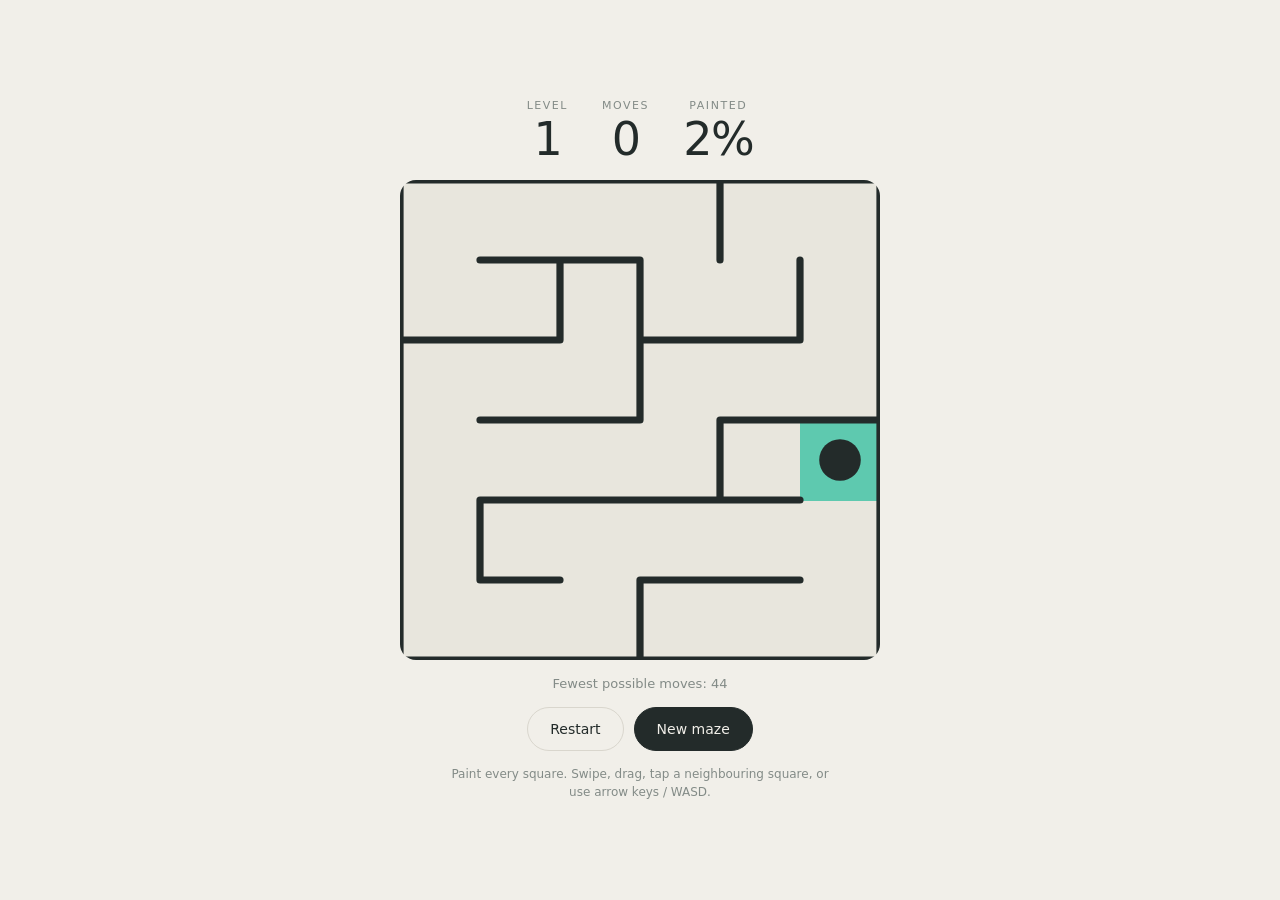
<file: maze_paint/maze-paint-single.html>
<!doctype html>
<html lang="en">
<head>
<meta charset="UTF-8">
<meta name="viewport" content="width=device-width, initial-scale=1, viewport-fit=cover">
<title>Maze Paint</title>
<style>
:root{box-sizing:border-box;padding-top:env(safe-area-inset-top,0px);padding-bottom:env(safe-area-inset-bottom,0px);
  --bg:#f1efe9;--ink:#232b2a;--mute:#838b87;--line:#d9d6cd;--well:#e8e6dd}
@media (prefers-color-scheme:dark){:root:not([data-theme="light"]){--bg:#14181a;--ink:#e8ecea;--mute:#72807b;--line:#273033;--well:#1a2124}}
:root[data-theme="dark"]{--bg:#14181a;--ink:#e8ecea;--mute:#72807b;--line:#273033;--well:#1a2124}
*,*:before,*:after{box-sizing:inherit}
html,body{height:100%;margin:0}
body{background:var(--bg);color:var(--ink);font-family:"Avenir Next",Avenir,"Segoe UI",system-ui,sans-serif;
  -webkit-user-select:none;user-select:none;-webkit-tap-highlight-color:transparent}
main{min-height:100%;display:flex;flex-direction:column;align-items:center;justify-content:center;gap:14px;padding:18px 14px}
.hud{display:flex;gap:34px}
.stat{text-align:center}
.stat span{display:block;font-size:11px;letter-spacing:.14em;text-transform:uppercase;color:var(--mute)}
.stat b{font-size:clamp(30px,7vmin,46px);font-weight:200;letter-spacing:-.03em;font-variant-numeric:tabular-nums}
#stage{position:relative;width:min(92vw,480px,58vh);aspect-ratio:1;border-radius:16px;overflow:hidden;background:var(--well);touch-action:none;cursor:pointer}
canvas{width:100%;height:100%;display:block}
#msg{position:absolute;inset:0;display:flex;flex-direction:column;align-items:center;justify-content:center;gap:6px;text-align:center;padding:0 24px;
  color:var(--mute);font-size:14px;background:color-mix(in srgb,var(--well) 82%,transparent);backdrop-filter:blur(3px)}
#msg[hidden]{display:none}
#msg b{color:var(--ink);font-weight:500;font-size:24px}
#msg small{margin-top:8px;font-size:12px;opacity:.85}
.hint{margin:0;max-width:380px;text-align:center;font-size:12px;line-height:1.5;color:var(--mute)}
#par{min-height:1.5em;font-size:13px}
.actions{display:flex;gap:10px}
.actions button{min-height:44px;padding:10px 22px;border:1px solid var(--line);border-radius:999px;background:transparent;color:var(--ink);font:inherit;font-size:14px;cursor:pointer;touch-action:manipulation}
.actions .primary{background:var(--ink);color:var(--bg);border-color:var(--ink)}
button:focus-visible{outline:2px solid var(--ink);outline-offset:3px}
</style>
</head>
<body>
<main>
  <div class="hud">
    <div class="stat"><span>Level</span><b id="level">1</b></div>
    <div class="stat"><span>Moves</span><b id="moves">0</b></div>
    <div class="stat"><span>Painted</span><b id="painted">0%</b></div>
  </div>
  <div id="stage">
    <canvas id="c"></canvas>
    <div id="msg" hidden><b id="mTitle"></b><span id="mText"></span><small>Tap to continue</small></div>
  </div>
  <p id="par" class="hint"></p>
  <div class="actions">
    <button id="restart">Restart</button>
    <button id="skip" class="primary">New maze</button>
  </div>
  <p class="hint">Paint every square. Swipe, drag, tap a neighbouring square, or use arrow keys / WASD.</p>
</main>
<script>
(() => {
"use strict";

// direction: [dx, dy, wall bit, opposite bit]  (0 up, 1 right, 2 down, 3 left)
const DIRS = [[0, -1, 1, 4], [1, 0, 2, 8], [0, 1, 4, 1], [-1, 0, 8, 2]];
const KEYS = { ArrowUp: 0, w: 0, ArrowRight: 1, d: 1, ArrowDown: 2, s: 2, ArrowLeft: 3, a: 3 };
const MAX_SIZE = 14;

const $ = id => document.getElementById(id);
const cv = $("c"), ctx = cv.getContext("2d"), stage = $("stage");
const ui = { level: $("level"), moves: $("moves"), painted: $("painted"), par: $("par"), msg: $("msg"), mTitle: $("mTitle"), mText: $("mText"),
  restart: $("restart"), skip: $("skip") };
const store = {
  get: k => { try { return localStorage.getItem(k); } catch { return null; } },
  set: (k, v) => { try { localStorage.setItem(k, v); } catch {} },
};

// state: play | won
const G = { level: 1, n: 6, open: [], start: 0, pos: 0, px: 0, py: 0, order: [], count: 0, moves: 0, par: 0, state: "play", raf: 0, anchor: null, ink: "#232b2a", dark: false };
const sizeFor = lvl => Math.min(MAX_SIZE, 5 + lvl);

/* ---------- maze generation (recursive backtracker, iterative) ---------- */
function generate(n) {
  const open = Array(n * n).fill(0), seen = Array(n * n).fill(false);
  const stack = [Math.floor(Math.random() * n * n)]; seen[stack[0]] = true;
  while (stack.length) {
    const cur = stack[stack.length - 1], x = cur % n, y = Math.floor(cur / n);
    const opts = DIRS.map((d, k) => [k, x + d[0], y + d[1]]).filter(([, nx, ny]) => nx >= 0 && ny >= 0 && nx < n && ny < n && !seen[ny * n + nx]);
    if (!opts.length) { stack.pop(); continue; }
    const [k, nx, ny] = opts[Math.floor(Math.random() * opts.length)], next = ny * n + nx;
    open[cur] |= DIRS[k][2]; open[next] |= DIRS[k][3]; seen[next] = true; stack.push(next);
  }
  return open;
}
function eccentricity(open, n, from) {          // longest walk from the start cell (BFS)
  const dist = Array(n * n).fill(-1); dist[from] = 0; const q = [from];
  for (let h = 0; h < q.length; h++) {
    const c = q[h], x = c % n, y = Math.floor(c / n);
    DIRS.forEach(([dx, dy, bit]) => { const nx = x + dx, ny = y + dy; if (open[c] & bit && dist[ny * n + nx] < 0) { dist[ny * n + nx] = dist[c] + 1; q.push(ny * n + nx); } });
  }
  return Math.max(...dist);
}

/* ---------- game logic ---------- */
function load(level, keepMaze = false) {
  const n = sizeFor(level);
  if (!keepMaze) {
    G.n = n; G.open = generate(n); G.start = Math.floor(Math.random() * n * n);
    G.par = 2 * (n * n - 1) - eccentricity(G.open, n, G.start);   // fewest moves that can paint every cell
  }
  Object.assign(G, { level, pos: G.start, order: Array(G.n * G.n).fill(-1), count: 1, moves: 0, state: "play" });
  G.order[G.start] = 0;
  G.px = G.start % G.n; G.py = Math.floor(G.start / G.n);
  ui.msg.hidden = true; renderHud(); requestDraw();
}
function move(k) {
  if (G.state !== "play") return false;
  const [dx, dy, bit] = DIRS[k];
  if (!(G.open[G.pos] & bit)) return false;
  G.pos += dy * G.n + dx; G.moves++;
  if (G.order[G.pos] < 0) G.order[G.pos] = G.count++;
  renderHud(); requestDraw();
  if (G.count === G.n * G.n) win();
  return true;
}
function win() {
  G.state = "won";
  const r = G.moves / G.par, tier = r <= 1 ? "Perfect!" : r <= 1.25 ? "Great" : "Painted";
  const best = Math.max(+store.get("mazeBest") || 0, G.level); store.set("mazeBest", best);
  ui.mTitle.textContent = tier;
  ui.mText.textContent = `${G.moves} moves · best possible ${G.par}`;
  ui.msg.hidden = false; ui.skip.focus?.({ preventScroll: true });
}
const next = () => load(G.level + 1);

/* ---------- rendering ---------- */
function renderHud() {
  ui.level.textContent = G.level; ui.moves.textContent = G.moves;
  ui.painted.textContent = Math.floor(G.count / (G.n * G.n) * 100) + "%";
  ui.par.textContent = `Fewest possible moves: ${G.par}`;
}
function fit() {
  const r = cv.getBoundingClientRect(), d = Math.min(devicePixelRatio || 1, 2);
  cv.width = Math.round(r.width * d); cv.height = Math.round(r.height * d); requestDraw();
}
function readTheme() {
  const cs = getComputedStyle(document.documentElement);
  G.ink = cs.getPropertyValue("--ink").trim() || G.ink;
  G.dark = !!matchMedia?.("(prefers-color-scheme: dark)")?.matches && document.documentElement.dataset.theme !== "light" || document.documentElement.dataset.theme === "dark";
}
function draw() {
  const S = cv.width, n = G.n, cs = S / n;
  ctx.setTransform(1, 0, 0, 1, 0, 0); ctx.clearRect(0, 0, S, S);
  for (let i = 0; i < n * n; i++) {
    if (G.order[i] < 0) continue;
    const x = i % n, y = Math.floor(i / n), h = 165 + G.order[i] / (n * n) * 150;
    ctx.fillStyle = `hsl(${h} 50% ${G.dark ? 52 : 58}%)`;
    ctx.fillRect(x * cs, y * cs, cs + 1, cs + 1);                          // +1 hides hairline gaps between cells
  }
  ctx.strokeStyle = G.ink; ctx.lineWidth = Math.max(2, cs * .09); ctx.lineCap = "round"; ctx.beginPath();
  for (let i = 0; i < n * n; i++) {
    const x = (i % n) * cs, y = Math.floor(i / n) * cs, o = G.open[i];
    if (!(o & 1)) { ctx.moveTo(x, y); ctx.lineTo(x + cs, y); }
    if (!(o & 8)) { ctx.moveTo(x, y); ctx.lineTo(x, y + cs); }
    if (i % n === n - 1 && !(o & 2)) { ctx.moveTo(x + cs, y); ctx.lineTo(x + cs, y + cs); }
    if (Math.floor(i / n) === n - 1 && !(o & 4)) { ctx.moveTo(x, y + cs); ctx.lineTo(x + cs, y + cs); }
  }
  ctx.stroke();
  ctx.fillStyle = G.ink; ctx.beginPath(); ctx.arc((G.px + .5) * cs, (G.py + .5) * cs, Math.max(4, cs * .26), 0, Math.PI * 2); ctx.fill();
}
// The brush glides toward its cell; the loop runs only while something is moving.
function frame() {
  const tx = G.pos % G.n, ty = Math.floor(G.pos / G.n);
  G.px += (tx - G.px) * .4; G.py += (ty - G.py) * .4;
  const moving = Math.abs(tx - G.px) > .005 || Math.abs(ty - G.py) > .005;
  if (!moving) { G.px = tx; G.py = ty; }
  draw();
  G.raf = moving ? requestAnimationFrame(frame) : 0;
}
function requestDraw() { if (!G.raf) G.raf = requestAnimationFrame(frame); }

/* ---------- input (registered once) ---------- */
addEventListener("keydown", e => {
  if (e.ctrlKey || e.metaKey || e.altKey) return;
  const k = e.key.length === 1 ? e.key.toLowerCase() : e.key;
  if (k in KEYS) { e.preventDefault(); move(KEYS[k]); }
  else if (e.repeat) return;
  else if (k === "r") load(G.level, true);
  else if ((k === " " || k === "Enter") && G.state === "won" && !e.target.closest?.("button")) { e.preventDefault(); next(); }
});
stage.addEventListener("pointerdown", e => {
  if (G.state === "won") return next();
  G.anchor = { x: e.clientX, y: e.clientY, moved: false };
});
stage.addEventListener("pointermove", e => {
  const a = G.anchor; if (!a || G.state !== "play") return;
  const dx = e.clientX - a.x, dy = e.clientY - a.y, cell = cv.getBoundingClientRect().width / G.n;
  if (Math.max(Math.abs(dx), Math.abs(dy)) < Math.max(14, cell * .6)) return;
  move(Math.abs(dx) > Math.abs(dy) ? (dx > 0 ? 1 : 3) : (dy > 0 ? 2 : 0));
  G.anchor = { x: e.clientX, y: e.clientY, moved: true };
});
stage.addEventListener("pointerup", e => {
  const a = G.anchor; G.anchor = null;
  if (!a || a.moved || G.state !== "play") return;
  const r = cv.getBoundingClientRect(), cx = Math.floor((e.clientX - r.left) / r.width * G.n), cy = Math.floor((e.clientY - r.top) / r.height * G.n);
  const px = G.pos % G.n, py = Math.floor(G.pos / G.n);
  const k = DIRS.findIndex(([dx, dy]) => px + dx === cx && py + dy === cy);
  if (k >= 0) move(k);
});
stage.addEventListener("pointercancel", () => { G.anchor = null; });
ui.restart.addEventListener("click", e => { load(G.level, true); if (e.detail > 0) e.currentTarget.blur(); });
ui.skip.addEventListener("click", e => { G.state === "won" ? next() : load(G.level); if (e.detail > 0) e.currentTarget.blur(); });
addEventListener("resize", fit);
matchMedia("(prefers-color-scheme: dark)").addEventListener?.("change", () => { readTheme(); requestDraw(); });

/* ---------- init ---------- */
readTheme(); load(1); fit();
})();
</script>
</body>
</html>
</file>
<file: archery/style.css>
:root{box-sizing:border-box;padding-top:env(safe-area-inset-top,0px);padding-bottom:env(safe-area-inset-bottom,0px);
  --bg:#f1efe9;--ink:#232b2a;--mute:#838b87;--line:#d9d6cd;--sky:#e8e6dd}
@media (prefers-color-scheme:dark){:root:not([data-theme="light"]){--bg:#14181a;--ink:#e8ecea;--mute:#72807b;--line:#273033;--sky:#1a2124}}
:root[data-theme="dark"]{--bg:#14181a;--ink:#e8ecea;--mute:#72807b;--line:#273033;--sky:#1a2124}
*,*:before,*:after{box-sizing:inherit}
html,body{height:100%;margin:0}
body{background:var(--bg);color:var(--ink);font-family:"Avenir Next",Avenir,"Segoe UI",system-ui,sans-serif;
  -webkit-user-select:none;user-select:none;-webkit-tap-highlight-color:transparent}
main{min-height:100%;display:flex;flex-direction:column;align-items:center;justify-content:center;gap:16px;padding:20px 12px}
.hud{display:flex;gap:34px}
.stat{text-align:center}
.stat span{display:block;font-size:11px;letter-spacing:.14em;text-transform:uppercase;color:var(--mute)}
.stat b{font-size:clamp(32px,7vmin,48px);font-weight:200;letter-spacing:-.03em;font-variant-numeric:tabular-nums}
#stage{position:relative;width:min(96vw,900px,calc((100vh - 220px) * 1.6));aspect-ratio:16/10;border-radius:18px;overflow:hidden;background:var(--sky);touch-action:none;cursor:crosshair}
canvas{width:100%;height:100%;display:block}
#msg{position:absolute;left:0;right:0;top:50%;transform:translateY(-50%);text-align:center;pointer-events:none;color:var(--mute);font-size:14px;padding:0 24px;transition:opacity .25s}
#msg b{display:block;color:var(--ink);font-weight:500;font-size:20px;margin-bottom:6px}
#msg small{display:block;margin-top:10px;font-size:12px;opacity:.85}
#sound{min-height:40px;padding:8px 18px;border:1px solid var(--line);border-radius:999px;background:transparent;color:var(--mute);font:inherit;font-size:13px;cursor:pointer}
#sound:focus-visible{outline:2px solid var(--ink);outline-offset:3px}
@media (max-width:700px){#msg small{display:none}}
</file>
<file: blocks/style.css>
:root{box-sizing:border-box;padding-top:env(safe-area-inset-top,0px);padding-bottom:env(safe-area-inset-bottom,0px);
  --bg:#f1efe9;--ink:#232b2a;--mute:#838b87;--line:#d9d6cd;--well:#e8e6dd}
@media (prefers-color-scheme:dark){:root:not([data-theme="light"]){--bg:#14181a;--ink:#e8ecea;--mute:#72807b;--line:#273033;--well:#1a2124}}
:root[data-theme="dark"]{--bg:#14181a;--ink:#e8ecea;--mute:#72807b;--line:#273033;--well:#1a2124}
*,*:before,*:after{box-sizing:inherit}
html,body{height:100%;margin:0}
body{background:var(--bg);color:var(--ink);font-family:"Avenir Next",Avenir,"Segoe UI",system-ui,sans-serif;
  -webkit-user-select:none;user-select:none;-webkit-tap-highlight-color:transparent}
main{min-height:100%;display:flex;flex-direction:column;align-items:center;justify-content:center;gap:14px;padding:16px 12px}
.hud{display:flex;gap:30px}
.stat{text-align:center}
.stat span,.box small{display:block;font-size:11px;letter-spacing:.14em;text-transform:uppercase;color:var(--mute)}
.stat b{font-size:clamp(28px,6vmin,42px);font-weight:200;letter-spacing:-.03em;font-variant-numeric:tabular-nums}
.play{display:flex;gap:14px;align-items:flex-start}
#well{position:relative;height:min(58vh,540px,calc((100vw - 150px) * 2));aspect-ratio:1/2;border-radius:14px;overflow:hidden;background:var(--well);touch-action:none}
#board{width:100%;height:100%;display:block}
#msg{position:absolute;inset:0;display:flex;flex-direction:column;align-items:center;justify-content:center;text-align:center;padding:0 14px;color:var(--mute);font-size:13px;pointer-events:none;background:color-mix(in srgb,var(--well) 72%,transparent);transition:opacity .25s}
#msg b{display:block;color:var(--ink);font-weight:500;font-size:20px;margin-bottom:6px}
#msg small{display:block;margin-top:10px;font-size:11px;line-height:1.6;opacity:.85}
aside{display:flex;flex-direction:column;gap:12px;width:96px}
.box{padding:10px;border-radius:14px;background:var(--well);text-align:center}
.box canvas{display:block;width:100%;aspect-ratio:1;margin-top:6px}
.box b{font-size:22px;font-weight:300;font-variant-numeric:tabular-nums}
#sound{min-height:36px;padding:6px 8px;border:1px solid var(--line);border-radius:999px;background:transparent;color:var(--mute);font:inherit;font-size:12px;cursor:pointer}
.pad{display:flex;gap:8px}
.pad button{width:clamp(48px,14vw,62px);height:48px;border:1px solid var(--line);border-radius:14px;background:transparent;color:var(--ink);font:inherit;font-size:18px;cursor:pointer;touch-action:none}
.pad button:active{background:var(--well)}
button:focus-visible{outline:2px solid var(--ink);outline-offset:3px}
@media (hover:hover) and (pointer:fine){.pad{display:none}}
@media (prefers-reduced-motion:reduce){*{transition:none!important}}
</file>
<file: drop/style.css>
:root{box-sizing:border-box;padding-top:env(safe-area-inset-top,0px);padding-bottom:env(safe-area-inset-bottom,0px);
  --bg:#f1efe9;--ink:#232b2a;--mute:#838b87;--good:#2fa38f;--bad:#e8665a}
@media (prefers-color-scheme:dark){:root:not([data-theme="light"]){--bg:#14181a;--ink:#e8ecea;--mute:#72807b;--good:#4fd1b8;--bad:#ff7d70}}
:root[data-theme="dark"]{--bg:#14181a;--ink:#e8ecea;--mute:#72807b;--good:#4fd1b8;--bad:#ff7d70}
*,*:before,*:after{box-sizing:inherit}
html,body{height:100%;margin:0}
body{background:var(--bg);color:var(--ink);font-family:"Avenir Next",Avenir,"Segoe UI",system-ui,sans-serif;overflow:hidden;
  -webkit-user-select:none;user-select:none;touch-action:none;-webkit-tap-highlight-color:transparent}
#stage{position:relative;height:100%;display:flex;justify-content:center}
canvas{height:100%;max-width:100%;aspect-ratio:3/5;display:block}
.hud{position:absolute;top:5%;left:0;right:0;text-align:center;pointer-events:none}
#score{font-size:clamp(60px,15vmin,112px);font-weight:200;line-height:1;letter-spacing:-.04em;font-variant-numeric:tabular-nums}
#lives{display:flex;justify-content:center;gap:8px;margin-top:12px}
#lives i{width:9px;height:9px;border-radius:50%;background:var(--good);transition:opacity .25s,transform .25s}
#lives i.lost{opacity:.18;transform:scale(.7)}
#best{margin-top:8px;font-size:13px;color:var(--mute);letter-spacing:.04em;min-height:1em}
#msg{position:absolute;left:0;right:0;bottom:16%;text-align:center;pointer-events:none;color:var(--mute);font-size:15px;padding:0 24px;transition:opacity .25s}
#msg b{display:block;color:var(--ink);font-weight:500;font-size:20px;margin-bottom:6px}
#msg small{display:block;margin-top:10px;font-size:12px;opacity:.8}
</file>
<file: four/style.css>
:root{box-sizing:border-box;padding-top:env(safe-area-inset-top,0px);padding-bottom:env(safe-area-inset-bottom,0px);
  --bg:#f1efe9;--ink:#232b2a;--mute:#838b87;--line:#d9d6cd;--board:#e2dfd5;--hole:#f1efe9;--p1:#2fa38f;--p2:#e8665a}
@media (prefers-color-scheme:dark){:root:not([data-theme="light"]){--bg:#14181a;--ink:#e8ecea;--mute:#72807b;--line:#273033;--board:#1f282b;--hole:#14181a;--p1:#4fd1b8;--p2:#ff7d70}}
:root[data-theme="dark"]{--bg:#14181a;--ink:#e8ecea;--mute:#72807b;--line:#273033;--board:#1f282b;--hole:#14181a;--p1:#4fd1b8;--p2:#ff7d70}
*,*:before,*:after{box-sizing:inherit}
html,body{height:100%;margin:0}
body{background:var(--bg);color:var(--ink);font-family:"Avenir Next",Avenir,"Segoe UI",system-ui,sans-serif;
  -webkit-user-select:none;user-select:none;-webkit-tap-highlight-color:transparent}
main{min-height:100%;display:flex;flex-direction:column;align-items:center;justify-content:center;gap:14px;padding:20px 14px}
.hud{display:flex;gap:34px}
.stat{text-align:center}
.stat span{display:block;font-size:11px;letter-spacing:.14em;text-transform:uppercase;color:var(--mute)}
.stat b{font-size:clamp(30px,7vmin,46px);font-weight:200;letter-spacing:-.03em;font-variant-numeric:tabular-nums}
.seg{display:flex;border:1px solid var(--line);border-radius:999px;padding:3px;gap:2px}
.seg button{min-height:34px;padding:6px 16px;border:0;border-radius:999px;background:transparent;color:var(--mute);font:inherit;font-size:13px;cursor:pointer}
.seg button[aria-pressed="true"]{background:var(--ink);color:var(--bg)}
#status{margin:0;min-height:1.5em;display:flex;align-items:center;gap:8px;font-size:15px;color:var(--mute)}
#dot{width:10px;height:10px;border-radius:50%;background:var(--p1)}
#dot.ai{background:var(--p2)}
.board{display:grid;grid-template-columns:repeat(7,1fr);gap:0;width:min(94vw,470px,calc(58vh * 7 / 6));aspect-ratio:7/6;padding:6px;border-radius:20px;background:var(--board);overflow:hidden}
.col{display:grid;grid-template-rows:repeat(6,1fr);padding:0;border:0;border-radius:12px;background:transparent;cursor:pointer;touch-action:manipulation}
.col:hover{background:color-mix(in srgb,var(--ink) 6%,transparent)}
.board.locked .col{cursor:default}.board.locked .col:hover{background:transparent}
.cell{display:grid;place-items:center;position:relative}
.cell:before{content:"";position:absolute;inset:11%;border-radius:50%;background:var(--hole)}
.disc{position:relative;width:78%;aspect-ratio:1;border-radius:50%;background:var(--p1);animation:fall calc(.14s + var(--fall) * .06s) cubic-bezier(.45,0,.9,.55)}
.disc.p2{background:var(--p2)}
.disc.win{animation:pulse .9s ease-in-out infinite;box-shadow:0 0 0 3px var(--bg),0 0 0 6px currentColor}
.disc.win{color:var(--p1)}.disc.win.p2{color:var(--p2)}
@keyframes fall{from{transform:translateY(calc(var(--fall) * -115% - 80%))}}
@keyframes pulse{50%{transform:scale(1.07)}}
.col:focus-visible{outline:2px solid var(--ink);outline-offset:-2px}
.actions{display:flex;gap:10px}
button.primary{min-height:44px;padding:10px 24px;border:1px solid var(--ink);border-radius:999px;background:var(--ink);color:var(--bg);font:inherit;font-size:14px;cursor:pointer;touch-action:manipulation}
button:focus-visible{outline:2px solid var(--ink);outline-offset:3px}
.hint{margin:0;font-size:12px;color:var(--mute)}
@media (prefers-reduced-motion:reduce){.disc{animation:none}.disc.win{animation:none}}
</file>
<file: glide/style.css>
:root{box-sizing:border-box;padding-top:env(safe-area-inset-top,0px);padding-bottom:env(safe-area-inset-bottom,0px);
  --bg:#f1efe9;--ink:#232b2a;--mute:#838b87;--line:#d9d6cd;--good:#2fa38f;--bad:#e8665a}
@media (prefers-color-scheme:dark){:root:not([data-theme="light"]){--bg:#14181a;--ink:#e8ecea;--mute:#72807b;--line:#273033;--good:#4fd1b8;--bad:#ff7d70}}
:root[data-theme="dark"]{--bg:#14181a;--ink:#e8ecea;--mute:#72807b;--line:#273033;--good:#4fd1b8;--bad:#ff7d70}
*,*:before,*:after{box-sizing:inherit}
html,body{height:100%;margin:0}
body{background:var(--bg);color:var(--ink);font-family:"Avenir Next",Avenir,"Segoe UI",system-ui,sans-serif;overflow:hidden;
  -webkit-user-select:none;user-select:none;touch-action:none;-webkit-tap-highlight-color:transparent}
#stage{position:relative;height:100%;display:flex;justify-content:center;cursor:pointer}
canvas{height:100%;max-width:100%;aspect-ratio:3/5;display:block}
.hud{position:absolute;top:5%;left:0;right:0;text-align:center;pointer-events:none}
#score{font-size:clamp(64px,16vmin,120px);font-weight:200;line-height:1;letter-spacing:-.04em;font-variant-numeric:tabular-nums}
#best{margin-top:8px;font-size:13px;color:var(--mute);letter-spacing:.04em;min-height:1em}
#msg{position:absolute;left:0;right:0;bottom:18%;text-align:center;pointer-events:none;color:var(--mute);font-size:15px;padding:0 24px;transition:opacity .25s}
#msg b{display:block;color:var(--ink);font-weight:500;font-size:20px;margin-bottom:6px}
#msg small{display:block;margin-top:10px;font-size:12px;opacity:.85}
#sound{position:absolute;right:12px;bottom:calc(12px + env(safe-area-inset-bottom,0px));min-height:36px;padding:6px 14px;border:1px solid var(--line);border-radius:999px;background:transparent;color:var(--mute);font:inherit;font-size:12px;cursor:pointer}
#sound:focus-visible{outline:2px solid var(--ink);outline-offset:3px}
@media (prefers-reduced-motion:reduce){*{transition:none!important}}
</file>
<file: maze_paint/style.css>
:root{box-sizing:border-box;padding-top:env(safe-area-inset-top,0px);padding-bottom:env(safe-area-inset-bottom,0px);
  --bg:#f1efe9;--ink:#232b2a;--mute:#838b87;--line:#d9d6cd;--well:#e8e6dd}
@media (prefers-color-scheme:dark){:root:not([data-theme="light"]){--bg:#14181a;--ink:#e8ecea;--mute:#72807b;--line:#273033;--well:#1a2124}}
:root[data-theme="dark"]{--bg:#14181a;--ink:#e8ecea;--mute:#72807b;--line:#273033;--well:#1a2124}
*,*:before,*:after{box-sizing:inherit}
html,body{height:100%;margin:0}
body{background:var(--bg);color:var(--ink);font-family:"Avenir Next",Avenir,"Segoe UI",system-ui,sans-serif;
  -webkit-user-select:none;user-select:none;-webkit-tap-highlight-color:transparent}
main{min-height:100%;display:flex;flex-direction:column;align-items:center;justify-content:center;gap:14px;padding:18px 14px}
.hud{display:flex;gap:34px}
.stat{text-align:center}
.stat span{display:block;font-size:11px;letter-spacing:.14em;text-transform:uppercase;color:var(--mute)}
.stat b{font-size:clamp(30px,7vmin,46px);font-weight:200;letter-spacing:-.03em;font-variant-numeric:tabular-nums}
#stage{position:relative;width:min(92vw,480px,58vh);aspect-ratio:1;border-radius:16px;overflow:hidden;background:var(--well);touch-action:none;cursor:pointer}
canvas{width:100%;height:100%;display:block}
#msg{position:absolute;inset:0;display:flex;flex-direction:column;align-items:center;justify-content:center;gap:6px;text-align:center;padding:0 24px;
  color:var(--mute);font-size:14px;background:color-mix(in srgb,var(--well) 82%,transparent);backdrop-filter:blur(3px)}
#msg[hidden]{display:none}
#msg b{color:var(--ink);font-weight:500;font-size:24px}
#msg small{margin-top:8px;font-size:12px;opacity:.85}
.hint{margin:0;max-width:380px;text-align:center;font-size:12px;line-height:1.5;color:var(--mute)}
#par{min-height:1.5em;font-size:13px}
.actions{display:flex;gap:10px}
.actions button{min-height:44px;padding:10px 22px;border:1px solid var(--line);border-radius:999px;background:transparent;color:var(--ink);font:inherit;font-size:14px;cursor:pointer;touch-action:manipulation}
.actions .primary{background:var(--ink);color:var(--bg);border-color:var(--ink)}
button:focus-visible{outline:2px solid var(--ink);outline-offset:3px}
</file>
<file: paris/style.css>
:root{box-sizing:border-box;padding-top:env(safe-area-inset-top,0px);padding-bottom:env(safe-area-inset-bottom,0px);
  --bg:#f1efe9;--ink:#232b2a;--mute:#838b87;--line:#d9d6cd;--back:#d6d3c9;--front:#f8f7f2;--gap:10px;--sl:46%}
@media (prefers-color-scheme:dark){:root:not([data-theme="light"]){--bg:#14181a;--ink:#e8ecea;--mute:#72807b;--line:#273033;--back:#2a3437;--front:#1d2528;--sl:62%}}
:root[data-theme="dark"]{--bg:#14181a;--ink:#e8ecea;--mute:#72807b;--line:#273033;--back:#2a3437;--front:#1d2528;--sl:62%}
*,*:before,*:after{box-sizing:inherit}
html,body{height:100%;margin:0}
body{background:var(--bg);color:var(--ink);font-family:"Avenir Next",Avenir,"Segoe UI",system-ui,sans-serif;
  -webkit-user-select:none;user-select:none;-webkit-tap-highlight-color:transparent}
main{min-height:100%;display:flex;flex-direction:column;align-items:center;justify-content:center;gap:14px;padding:20px 14px}
.hud{display:flex;gap:34px}
.stat{text-align:center}
.stat span{display:block;font-size:11px;letter-spacing:.14em;text-transform:uppercase;color:var(--mute)}
.stat b{font-size:clamp(30px,7vmin,46px);font-weight:200;letter-spacing:-.03em;font-variant-numeric:tabular-nums}
.seg{display:flex;border:1px solid var(--line);border-radius:999px;padding:3px;gap:2px}
.seg button{min-height:34px;padding:6px 16px;border:0;border-radius:999px;background:transparent;color:var(--mute);font:inherit;font-size:13px;cursor:pointer}
.seg button[aria-pressed="true"]{background:var(--ink);color:var(--bg)}
#status{margin:0;min-height:1.4em;font-size:15px;color:var(--mute);text-align:center}
.grid{--cols:4;--rows:3;display:grid;grid-template-columns:repeat(var(--cols),1fr);gap:var(--gap);
  width:min(92vw,calc(var(--cols) * 112px),calc(56vh * var(--cols) / var(--rows)));aspect-ratio:var(--cols)/var(--rows);perspective:800px}
.card{position:relative;padding:0;border:0;background:none;cursor:pointer;transform-style:preserve-3d;transition:transform .35s;-webkit-tap-highlight-color:transparent}
.card.up,.card.matched{transform:rotateY(180deg)}
.face{position:absolute;inset:0;display:grid;place-items:center;border-radius:16%;backface-visibility:hidden;-webkit-backface-visibility:hidden}
.back{background:var(--back)}
.back:after{content:"";width:26%;aspect-ratio:1;border-radius:50%;background:var(--bg);opacity:.55}
.front{transform:rotateY(180deg);background:var(--front);border:2px solid hsl(var(--h) 55% var(--sl));color:hsl(var(--h) 60% var(--sl));font-size:clamp(24px,8vmin,44px);line-height:1}
.card.matched .front{background:hsl(var(--h) 55% var(--sl));color:var(--bg)}
.card.matched{cursor:default}
.card:focus-visible{outline:2px solid var(--ink);outline-offset:3px;border-radius:16%}
.actions{display:flex;gap:10px}
button.primary{min-height:44px;padding:10px 24px;border:1px solid var(--ink);border-radius:999px;background:var(--ink);color:var(--bg);font:inherit;font-size:14px;cursor:pointer;touch-action:manipulation}
button:focus-visible{outline:2px solid var(--ink);outline-offset:3px}
@media (prefers-reduced-motion:reduce){.card{transition:none}}
</file>
<file: pop/style.css>
:root{box-sizing:border-box;padding-top:env(safe-area-inset-top,0px);padding-bottom:env(safe-area-inset-bottom,0px);
  --bg:#f1efe9;--ink:#232b2a;--mute:#838b87;--line:#d9d6cd;--hole:#e2dfd5;--good:#2fa38f}
@media (prefers-color-scheme:dark){:root:not([data-theme="light"]){--bg:#14181a;--ink:#e8ecea;--mute:#72807b;--line:#273033;--hole:#1f282b;--good:#4fd1b8}}
:root[data-theme="dark"]{--bg:#14181a;--ink:#e8ecea;--mute:#72807b;--line:#273033;--hole:#1f282b;--good:#4fd1b8}
*,*:before,*:after{box-sizing:inherit}
html,body{height:100%;margin:0}
body{background:var(--bg);color:var(--ink);font-family:"Avenir Next",Avenir,"Segoe UI",system-ui,sans-serif;
  -webkit-user-select:none;user-select:none;touch-action:manipulation;-webkit-tap-highlight-color:transparent}
main{min-height:100%;display:flex;flex-direction:column;align-items:center;justify-content:center;gap:18px;padding:20px 14px}
.hud{display:flex;gap:34px}
.stat{text-align:center}
.stat span{display:block;font-size:11px;letter-spacing:.14em;text-transform:uppercase;color:var(--mute)}
.stat b{font-size:clamp(32px,7vmin,48px);font-weight:200;letter-spacing:-.03em;font-variant-numeric:tabular-nums}
.wrap{position:relative;width:min(92vw,420px,58vh)}
.grid{display:grid;grid-template-columns:repeat(3,1fr);gap:12px;aspect-ratio:1}
.hole{position:relative;padding:0;border:0;border-radius:50%;background:var(--hole);cursor:pointer}
.hole:after{content:"";position:absolute;inset:18%;border-radius:50%;background:var(--good);transform:scale(0);transition:transform .08s ease-out}
.hole.on:after{transform:scale(1);box-shadow:0 0 24px color-mix(in srgb,var(--good) 60%,transparent)}
.hole.hit{animation:hit .18s ease-out}
@keyframes hit{50%{transform:scale(.92)}}
.hole:focus-visible{outline:2px solid var(--ink);outline-offset:3px}
#msg{position:absolute;inset:-6px;display:flex;flex-direction:column;align-items:center;justify-content:center;text-align:center;padding:0 22px;border-radius:24px;
  color:var(--mute);font-size:14px;pointer-events:none;background:color-mix(in srgb,var(--bg) 82%,transparent);backdrop-filter:blur(3px);transition:opacity .25s}
#msg b{display:block;color:var(--ink);font-weight:500;font-size:22px;margin-bottom:6px}
#msg small{display:block;margin-top:10px;font-size:12px;opacity:.85}
#sound{min-height:40px;padding:8px 18px;border:1px solid var(--line);border-radius:999px;background:transparent;color:var(--mute);font:inherit;font-size:13px;cursor:pointer}
#sound:focus-visible{outline:2px solid var(--ink);outline-offset:3px}
@media (prefers-reduced-motion:reduce){*{transition:none!important;animation:none!important}}
</file>
<file: rally/style.css>
:root{box-sizing:border-box;padding-top:env(safe-area-inset-top,0px);padding-bottom:env(safe-area-inset-bottom,0px);
  --bg:#f1efe9;--ink:#232b2a;--mute:#838b87;--line:#d9d6cd;--good:#2fa38f;--bad:#e8665a}
@media (prefers-color-scheme:dark){:root:not([data-theme="light"]){--bg:#14181a;--ink:#e8ecea;--mute:#72807b;--line:#273033;--good:#4fd1b8;--bad:#ff7d70}}
:root[data-theme="dark"]{--bg:#14181a;--ink:#e8ecea;--mute:#72807b;--line:#273033;--good:#4fd1b8;--bad:#ff7d70}
*,*:before,*:after{box-sizing:inherit}
html,body{height:100%;margin:0}
body{background:var(--bg);color:var(--ink);font-family:"Avenir Next",Avenir,"Segoe UI",system-ui,sans-serif;overflow:hidden;
  -webkit-user-select:none;user-select:none;touch-action:none;-webkit-tap-highlight-color:transparent}
#stage{position:relative;height:100%;display:flex;justify-content:center;cursor:none}
canvas{height:100%;max-width:100%;aspect-ratio:3/5;display:block}
.hud{position:absolute;top:50%;left:0;right:0;transform:translateY(-50%);display:flex;flex-direction:column;align-items:center;gap:26px;pointer-events:none}
.side{text-align:center;line-height:1}
.side small{display:block;font-size:11px;letter-spacing:.16em;text-transform:uppercase;color:var(--mute);margin-bottom:4px}
.side b{font-size:clamp(48px,11vmin,84px);font-weight:200;letter-spacing:-.04em;font-variant-numeric:tabular-nums;opacity:.9}
#wins{position:absolute;left:14px;top:calc(12px + env(safe-area-inset-top,0px));font-size:12px;color:var(--mute);letter-spacing:.04em;pointer-events:none}
#msg{position:absolute;left:0;right:0;bottom:24%;text-align:center;pointer-events:none;color:var(--mute);font-size:15px;padding:0 28px;transition:opacity .25s}
#msg b{display:block;color:var(--ink);font-weight:500;font-size:22px;margin-bottom:6px}
#msg small{display:block;margin-top:10px;font-size:12px;opacity:.85}
#sound{position:absolute;right:12px;top:calc(8px + env(safe-area-inset-top,0px));min-height:34px;padding:6px 14px;border:1px solid var(--line);border-radius:999px;background:transparent;color:var(--mute);font:inherit;font-size:12px;cursor:pointer}
#sound:focus-visible{outline:2px solid var(--ink);outline-offset:3px}
@media (prefers-reduced-motion:reduce){*{transition:none!important}}
</file>
<file: reflex/style.css>
:root{box-sizing:border-box;padding-top:env(safe-area-inset-top,0px);padding-bottom:env(safe-area-inset-bottom,0px);
  --bg:#f1efe9;--ink:#232b2a;--mute:#838b87;--line:#d9d6cd;--well:#e8e6dd;--wait:#e8665a;--go:#2fa38f;--on:#fff}
@media (prefers-color-scheme:dark){:root:not([data-theme="light"]){--bg:#14181a;--ink:#e8ecea;--mute:#72807b;--line:#273033;--well:#1a2124;--wait:#c9544a;--go:#3bbba4;--on:#0d1213}}
:root[data-theme="dark"]{--bg:#14181a;--ink:#e8ecea;--mute:#72807b;--line:#273033;--well:#1a2124;--wait:#c9544a;--go:#3bbba4;--on:#0d1213}
*,*:before,*:after{box-sizing:inherit}
html,body{height:100%;margin:0}
body{background:var(--bg);color:var(--ink);font-family:"Avenir Next",Avenir,"Segoe UI",system-ui,sans-serif;
  -webkit-user-select:none;user-select:none;touch-action:manipulation;-webkit-tap-highlight-color:transparent}
main{min-height:100%;display:flex;flex-direction:column;align-items:center;justify-content:center;gap:16px;padding:20px 14px}
.hud{display:flex;gap:34px}
.stat{text-align:center}
.stat span{display:block;font-size:11px;letter-spacing:.14em;text-transform:uppercase;color:var(--mute)}
.stat b{font-size:clamp(28px,6.5vmin,42px);font-weight:200;letter-spacing:-.03em;font-variant-numeric:tabular-nums}
.pad{width:min(92vw,520px);height:min(52vh,380px);display:flex;flex-direction:column;align-items:center;justify-content:center;gap:10px;padding:0 24px;text-align:center;
  border-radius:24px;background:var(--well);color:var(--ink);cursor:pointer;transition:background .12s}
.pad b{font-size:clamp(30px,8vmin,52px);font-weight:300;letter-spacing:-.02em}
.pad span{font-size:15px;color:var(--mute)}
.pad.wait{background:var(--wait);color:var(--on)}
.pad.go{background:var(--go);color:var(--on)}
.pad.wait span,.pad.go span{color:inherit;opacity:.85}
.pad:focus-visible{outline:2px solid var(--ink);outline-offset:3px}
.chips{display:flex;gap:8px;list-style:none;margin:0;padding:0;min-height:34px}
.chips li{min-width:62px;padding:6px 10px;border:1px solid var(--line);border-radius:999px;text-align:center;font-size:13px;color:var(--mute);font-variant-numeric:tabular-nums}
.chips li.done{color:var(--ink);border-color:var(--ink)}
.hint{margin:0;font-size:12px;color:var(--mute);text-align:center}
@media (prefers-reduced-motion:reduce){*{transition:none!important}}
</file>
<file: slide/style.css>
:root{box-sizing:border-box;padding-top:env(safe-area-inset-top,0px);padding-bottom:env(safe-area-inset-bottom,0px);
  --bg:#f1efe9;--ink:#232b2a;--mute:#838b87;--line:#d9d6cd;--well:#e4e1d8;--tile:#f8f7f2;--good:#2fa38f;--gap:8px}
@media (prefers-color-scheme:dark){:root:not([data-theme="light"]){--bg:#14181a;--ink:#e8ecea;--mute:#72807b;--line:#273033;--well:#1a2124;--tile:#26302f;--good:#4fd1b8}}
:root[data-theme="dark"]{--bg:#14181a;--ink:#e8ecea;--mute:#72807b;--line:#273033;--well:#1a2124;--tile:#26302f;--good:#4fd1b8}
*,*:before,*:after{box-sizing:inherit}
html,body{height:100%;margin:0}
body{background:var(--bg);color:var(--ink);font-family:"Avenir Next",Avenir,"Segoe UI",system-ui,sans-serif;
  -webkit-user-select:none;user-select:none;-webkit-tap-highlight-color:transparent}
main{min-height:100%;display:flex;flex-direction:column;align-items:center;justify-content:center;gap:14px;padding:20px 14px}
.hud{display:flex;gap:34px}
.stat{text-align:center}
.stat span{display:block;font-size:11px;letter-spacing:.14em;text-transform:uppercase;color:var(--mute)}
.stat b{font-size:clamp(30px,7vmin,46px);font-weight:200;letter-spacing:-.03em;font-variant-numeric:tabular-nums}
.seg{display:flex;border:1px solid var(--line);border-radius:999px;padding:3px;gap:2px}
.seg button{min-height:34px;padding:6px 18px;border:0;border-radius:999px;background:transparent;color:var(--mute);font:inherit;font-size:13px;cursor:pointer}
.seg button[aria-pressed="true"]{background:var(--ink);color:var(--bg)}
#status{margin:0;min-height:1.4em;font-size:15px;color:var(--mute);text-align:center}
.board{position:relative;width:min(92vw,420px,56vh);aspect-ratio:1;padding:var(--gap);border-radius:20px;background:var(--well);touch-action:manipulation}
.inner{position:relative;width:100%;height:100%}
.tile{position:absolute;left:0;top:0;width:calc((100% - (var(--n) - 1) * var(--gap)) / var(--n));aspect-ratio:1;padding:0;border:2px solid transparent;border-radius:16%;
  background:var(--tile);color:var(--ink);font:inherit;font-weight:500;font-size:clamp(22px,7vmin,38px);font-variant-numeric:tabular-nums;cursor:pointer;
  display:grid;place-items:center;transform:translate(calc(var(--x) * (100% + var(--gap))),calc(var(--y) * (100% + var(--gap))));transition:transform .14s ease-out,border-color .2s}
.tile.ok{border-color:color-mix(in srgb,var(--good) 70%,transparent)}
.board.done .tile{background:var(--good);color:var(--bg);border-color:transparent;cursor:default}
.tile:focus-visible{outline:2px solid var(--ink);outline-offset:2px}
.actions{display:flex;gap:10px}
button.primary{min-height:44px;padding:10px 24px;border:1px solid var(--ink);border-radius:999px;background:var(--ink);color:var(--bg);font:inherit;font-size:14px;cursor:pointer;touch-action:manipulation}
button:focus-visible{outline:2px solid var(--ink);outline-offset:3px}
.hint{margin:0;max-width:360px;text-align:center;font-size:12px;line-height:1.5;color:var(--mute)}
@media (prefers-reduced-motion:reduce){*{transition:none!important}}
</file>
<file: slither/style.css>
:root{box-sizing:border-box;padding-top:env(safe-area-inset-top,0px);padding-bottom:env(safe-area-inset-bottom,0px);
  --bg:#f1efe9;--ink:#232b2a;--mute:#838b87;--line:#d9d6cd;--board:#e8e6dd;--good:#2fa38f;--bad:#e8665a}
@media (prefers-color-scheme:dark){:root:not([data-theme="light"]){--bg:#14181a;--ink:#e8ecea;--mute:#72807b;--line:#273033;--board:#1a2124;--good:#4fd1b8;--bad:#ff7d70}}
:root[data-theme="dark"]{--bg:#14181a;--ink:#e8ecea;--mute:#72807b;--line:#273033;--board:#1a2124;--good:#4fd1b8;--bad:#ff7d70}
*,*:before,*:after{box-sizing:inherit}
html,body{height:100%;margin:0}
body{background:var(--bg);color:var(--ink);font-family:"Avenir Next",Avenir,"Segoe UI",system-ui,sans-serif;
  -webkit-user-select:none;user-select:none;-webkit-tap-highlight-color:transparent}
main{min-height:100%;display:flex;flex-direction:column;align-items:center;justify-content:center;gap:16px;padding:20px 14px}
.hud{display:flex;gap:40px}
.stat{text-align:center}
.stat span{display:block;font-size:11px;letter-spacing:.14em;text-transform:uppercase;color:var(--mute)}
.stat b{font-size:clamp(34px,8vmin,52px);font-weight:200;letter-spacing:-.03em;font-variant-numeric:tabular-nums}
#stage{position:relative;width:min(92vw,480px,60vh);aspect-ratio:1;border-radius:18px;overflow:hidden;background:var(--board);touch-action:none;cursor:pointer}
canvas{width:100%;height:100%;display:block}
#msg{position:absolute;inset:0;display:flex;flex-direction:column;align-items:center;justify-content:center;text-align:center;padding:0 24px;
  color:var(--mute);font-size:14px;pointer-events:none;background:color-mix(in srgb,var(--board) 70%,transparent);transition:opacity .25s}
#msg b{display:block;color:var(--ink);font-weight:500;font-size:22px;margin-bottom:6px}
#msg small{display:block;margin-top:10px;font-size:12px;opacity:.85}
#sound{min-height:40px;padding:8px 18px;border:1px solid var(--line);border-radius:999px;background:transparent;color:var(--mute);font:inherit;font-size:13px;cursor:pointer}
#sound:focus-visible{outline:2px solid var(--ink);outline-offset:3px}
@media (prefers-reduced-motion:reduce){*{transition:none!important}}
</file>
<file: sweep/style.css>
:root{box-sizing:border-box;padding-top:env(safe-area-inset-top,0px);padding-bottom:env(safe-area-inset-bottom,0px);
  --bg:#f1efe9;--ink:#232b2a;--mute:#838b87;--line:#d9d6cd;--closed:#d6d3c9;--open:#ebe9e1;--bad:#e8665a;--good:#2fa38f;--flag:#e8665a;--gap:3px}
@media (prefers-color-scheme:dark){:root:not([data-theme="light"]){--bg:#14181a;--ink:#e8ecea;--mute:#72807b;--line:#273033;--closed:#2a3437;--open:#1a2124;--bad:#ff7d70;--good:#4fd1b8;--flag:#ff7d70}}
:root[data-theme="dark"]{--bg:#14181a;--ink:#e8ecea;--mute:#72807b;--line:#273033;--closed:#2a3437;--open:#1a2124;--bad:#ff7d70;--good:#4fd1b8;--flag:#ff7d70}
*,*:before,*:after{box-sizing:inherit}
html,body{height:100%;margin:0}
body{background:var(--bg);color:var(--ink);font-family:"Avenir Next",Avenir,"Segoe UI",system-ui,sans-serif;
  -webkit-user-select:none;user-select:none;-webkit-tap-highlight-color:transparent}
main{min-height:100%;display:flex;flex-direction:column;align-items:center;justify-content:center;gap:14px;padding:20px 14px}
.hud{display:flex;gap:34px}
.stat{text-align:center}
.stat span{display:block;font-size:11px;letter-spacing:.14em;text-transform:uppercase;color:var(--mute)}
.stat b{font-size:clamp(30px,7vmin,46px);font-weight:200;letter-spacing:-.03em;font-variant-numeric:tabular-nums}
.seg{display:flex;border:1px solid var(--line);border-radius:999px;padding:3px;gap:2px}
.seg button{min-height:34px;padding:6px 16px;border:0;border-radius:999px;background:transparent;color:var(--mute);font:inherit;font-size:13px;cursor:pointer}
.seg button[aria-pressed="true"]{background:var(--ink);color:var(--bg)}
#status{margin:0;min-height:1.4em;font-size:15px;color:var(--mute);text-align:center}
.grid{--n:8;display:grid;grid-template-columns:repeat(var(--n),1fr);gap:var(--gap);width:min(92vw,460px,58vh);aspect-ratio:1;touch-action:manipulation}
.cell{padding:0;border:0;border-radius:18%;background:var(--closed);color:var(--ink);font:inherit;font-weight:600;font-size:clamp(13px,4.4vmin,22px);cursor:pointer;display:grid;place-items:center;line-height:1}
.cell.open{background:var(--open);cursor:default}
.cell.flag:not(.open):after{content:"⚑";color:var(--flag)}
.cell.mine:after{content:"●";color:var(--bad);font-size:.8em}
.cell.boom{background:var(--bad)}.cell.boom:after{color:#fff}
.cell.wrong:after{content:"✕";color:var(--bad)}
.cell[data-n="1"]{color:#4d8fd6}.cell[data-n="2"]{color:var(--good)}.cell[data-n="3"]{color:var(--bad)}
.cell[data-n="4"]{color:#7b86e8}.cell[data-n="5"]{color:#d98a3d}.cell[data-n="6"]{color:#3fb7a8}.cell[data-n="7"]{color:var(--ink)}.cell[data-n="8"]{color:var(--mute)}
.grid.locked .cell{cursor:default}
.cell:focus-visible,button:focus-visible{outline:2px solid var(--ink);outline-offset:2px}
.actions{display:flex;gap:10px}
.actions button{min-height:44px;padding:10px 22px;border:1px solid var(--line);border-radius:999px;background:transparent;color:var(--ink);font:inherit;font-size:14px;cursor:pointer;touch-action:manipulation}
#mode[aria-pressed="true"]{background:var(--flag);border-color:var(--flag);color:#fff}
.hint{margin:0;max-width:380px;text-align:center;font-size:12px;line-height:1.5;color:var(--mute)}
@media (prefers-reduced-motion:reduce){*{transition:none!important}}
</file>
